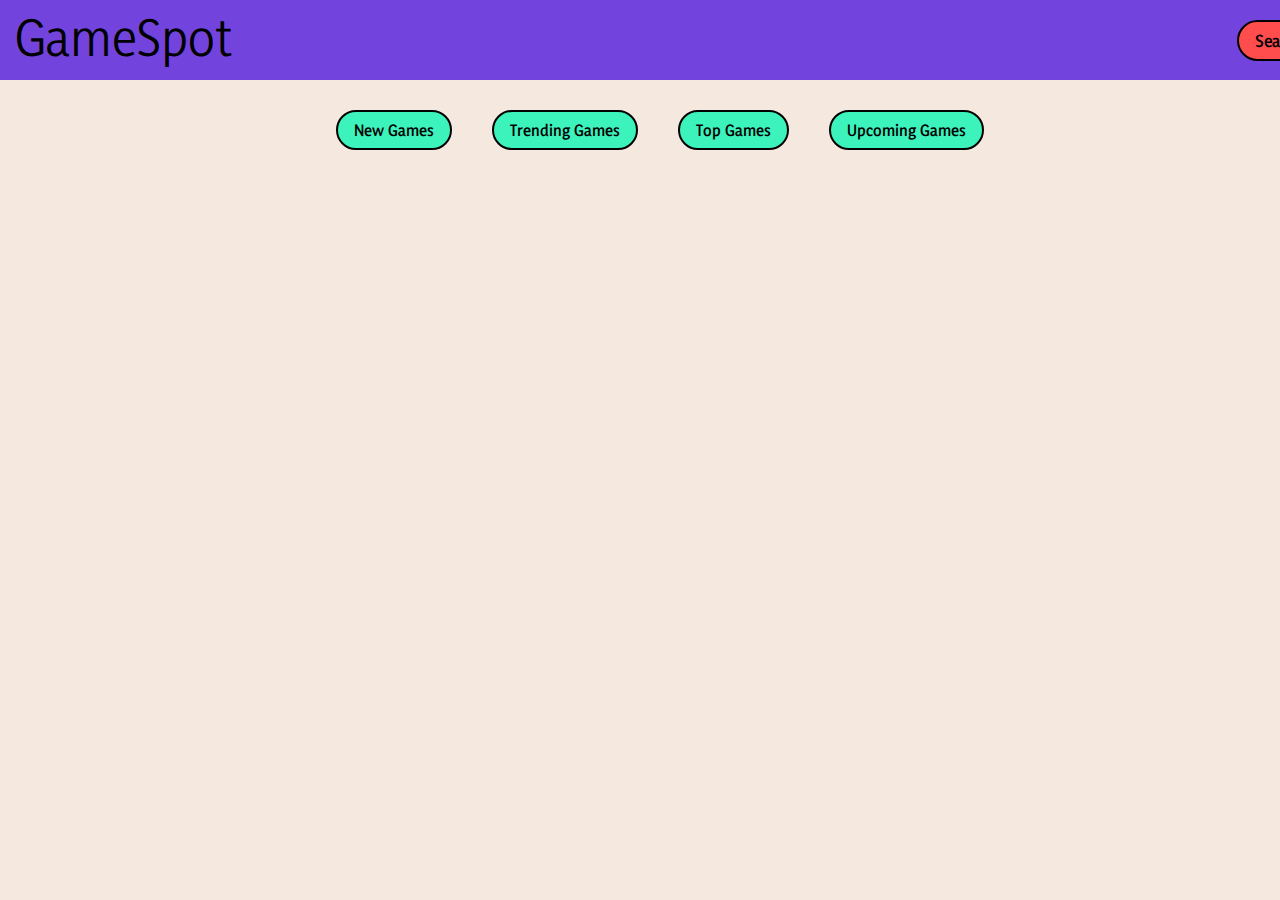
<file: GameSpot/index.html>
<!DOCTYPE html>
<html lang="en">
<head>
    <meta charset="UTF-8">
    <meta http-equiv="X-UA-Compatible" content="IE=edge">
    <meta name="viewport" content="width=device-width, initial-scale=1.0">
    <title>Games App</title>
    <link href="https://fonts.googleapis.com/css2?family=Yaldevi:wght@300&display=swap" rel="stylesheet">
    <link rel="stylesheet" href="style.css">
</head>
<body>
    <header> 
        <span id="title">GameSpot</span>
        <form id="form">
            <input type="text" id="search" class="search" placeholder="Search">
        </form>
    </header>
    <div class="app">
        <div class="game-container">
            <div class="category">
                <button class="btn selected" data-name="new-games">New Games</button>
                <button class="btn selected" data-name="trending-games">Trending Games</button>
                <button class="btn" data-name="top-games">Top Games</button>
                <button class="btn" data-name="upcoming-games">Upcoming Games</button>
            </div>
        </div>
    </div>
    <div class="games"></div>
</body>
<script src="index.js"></script>
</html>
</file>
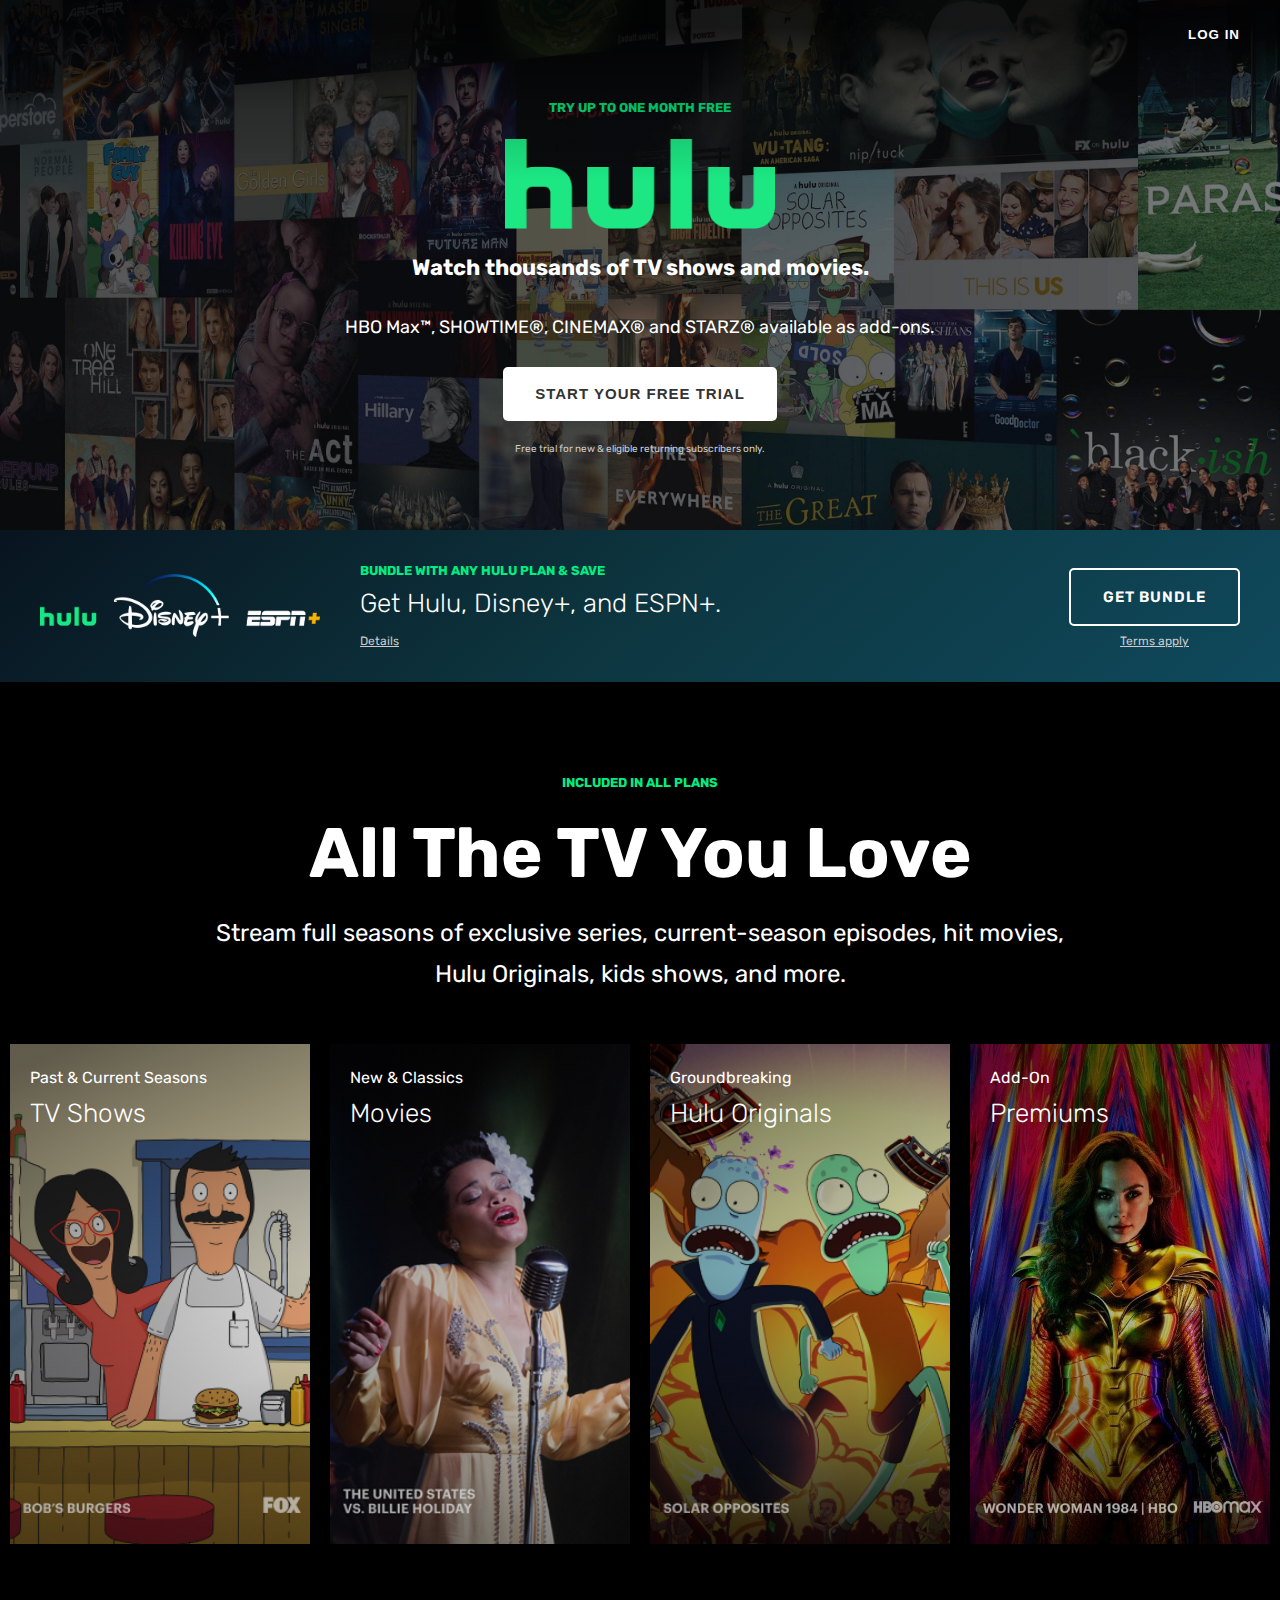
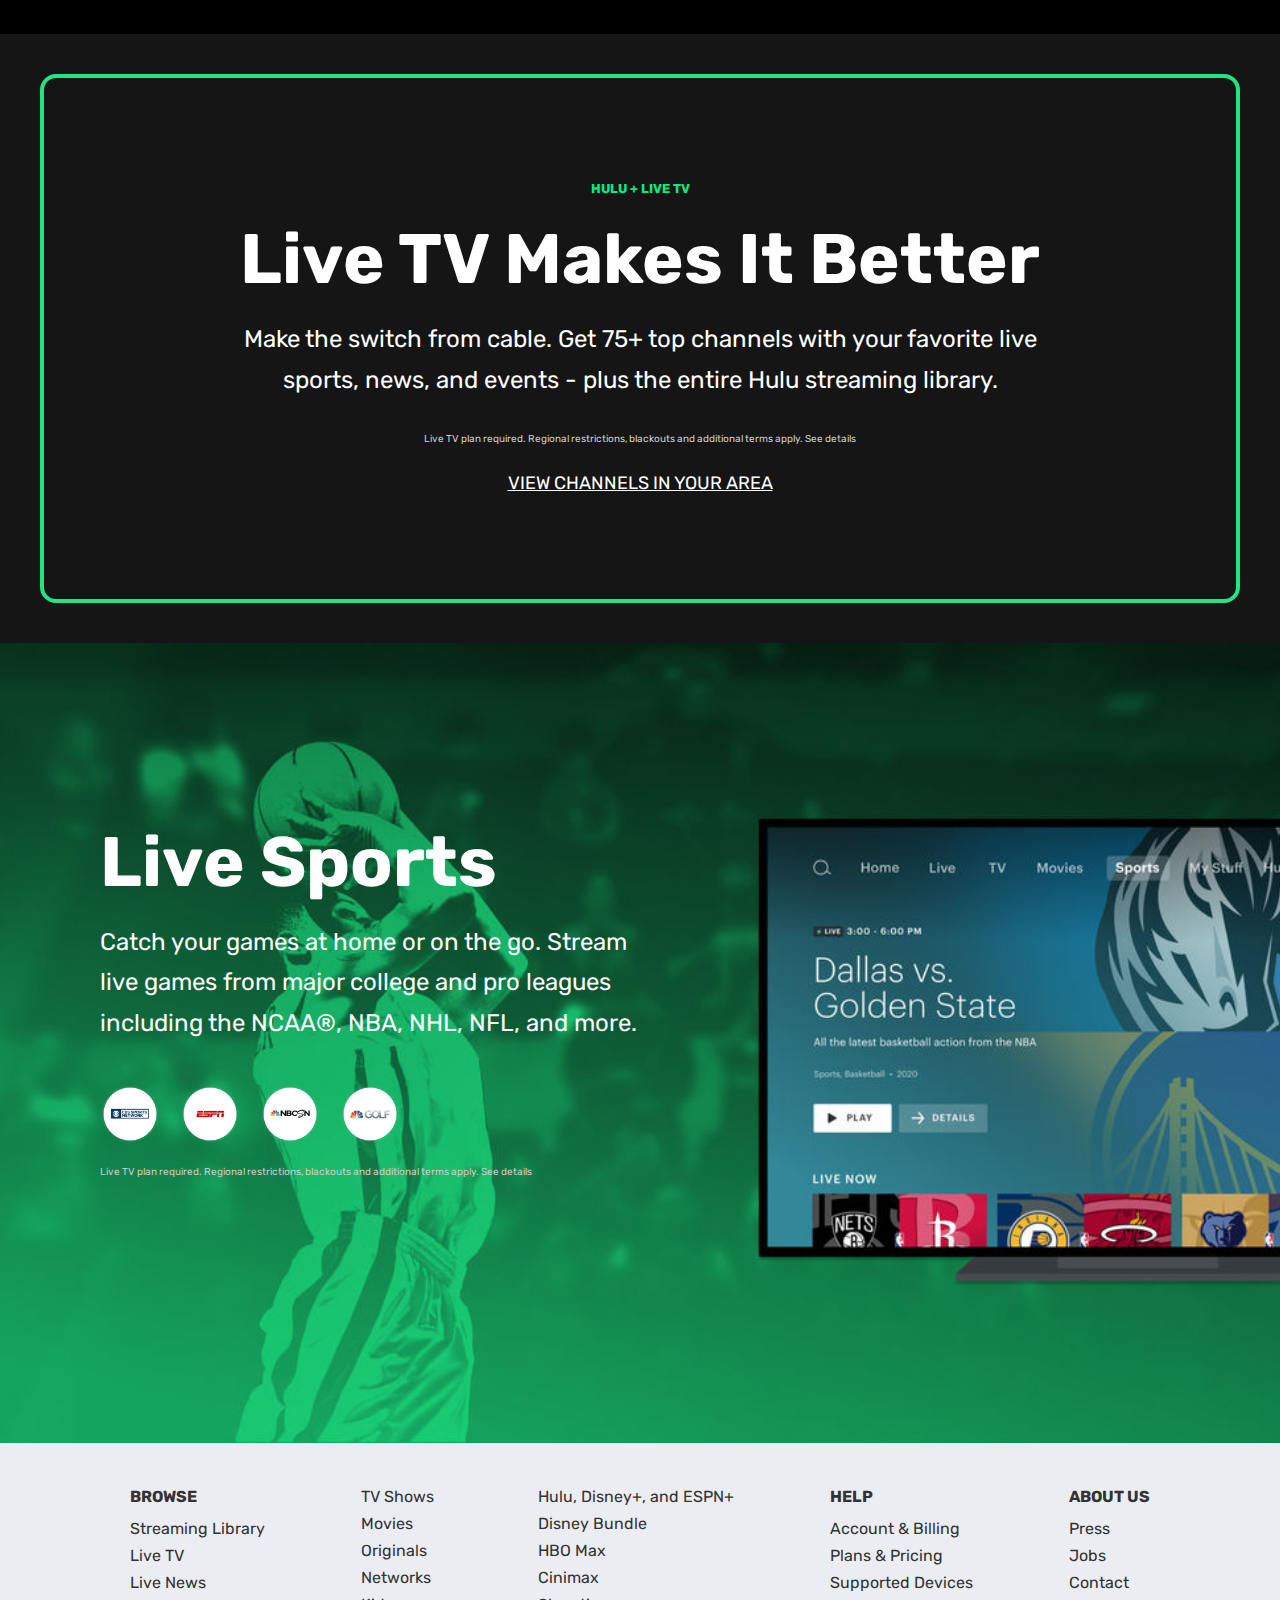
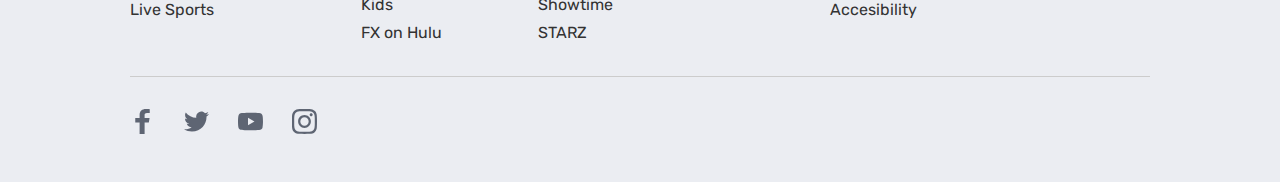
<file: Hulu/index.html>
<!DOCTYPE html>
<html lang="en">
  <head>
    <meta charset="UTF-8" />
    <meta http-equiv="X-UA-Compatible" content="IE=edge" />
    <meta name="viewport" content="width=device-width, initial-scale=1.0" />
    <link rel="stylesheet" href="css/style.css" />
    <title>Stream TV and Movies Live and Online | Hulu</title>
  </head>
  <body>
    <header class="header">
      <nav>
        <ul>
          <li>
            <button class="login-btn">Log In</button>
          </li>
        </ul>
      </nav>

      <div class="header-content">
        <h4>Try up to one month free</h4>
        <img src="img/logo.png" alt="Hulu" class="logo" />
        <div class="header-text-1">Watch thousands of TV shows and movies.</div>
        <div class="header-text-2">
          HBO Max™, SHOWTIME®, CINEMAX® and STARZ® available as add-ons.
        </div>
        <button class="btn btn-cta">Start Your Free Trial</button>
        <div class="legal-text">
          Free trial for new & eligible returning subscribers only.
        </div>
      </div>
    </header>

    <section class="sub-header">
      <img src="img/logos.png" alt="" />
      <div>
        <h4>Bundle with any Hulu plan & save</h4>
        <h3>Get Hulu, Disney+, and ESPN+.</h3>
        <a href="#" class="sub-link">Details</a>
      </div>
      <div>
        <a href="#" class="btn btn-outline">Get Bundle</a>
        <a href="#" class="sub-link">Terms apply</a>
      </div>
    </section>

    <section class="categories">
      <h4>Included in all plans</h4>
      <div class="text-xl">All The TV You Love</div>
      <div class="sub-text">
        Stream full seasons of exclusive series, current-season episodes, hit
        movies, Hulu Originals, kids shows, and more.
      </div>

      <div class="covers">
        <div class="cover-1">
          <div class="cover-grad"></div>
          <div class="cover-text">
            <div class="sub-title">Past & Current Seasons</div>
            <h3>TV Shows</h3>
          </div>
        </div>
        <div class="cover-2">
          <div class="cover-grad"></div>
          <div class="cover-text">
            <div class="sub-title">New & Classics</div>
            <h3>Movies</h3>
          </div>
        </div>
        <div class="cover-3">
          <div class="cover-grad"></div>
          <div class="cover-text">
            <div class="sub-title">Groundbreaking</div>
            <h3>Hulu Originals</h3>
          </div>
        </div>
        <div class="cover-4">
          <div class="cover-grad"></div>
          <div class="cover-text">
            <div class="sub-title">Add-On</div>
            <h3>Premiums</h3>
          </div>
        </div>
      </div>
    </section>

    <section class="live">
      <div class="live-border">
        <h4>Hulu + Live TV</h4>
        <div class="text-xl">Live TV Makes It Better</div>
        <div class="sub-text">
          Make the switch from cable. Get 75+ top channels with your favorite
          live sports, news, and events - plus the entire Hulu streaming
          library.
        </div>
        <div class="legal-text">
          Live TV plan required. Regional restrictions, blackouts and additional
          terms apply. See details
        </div>
        <a href="#">View Channels in Your Area</a>
      </div>
    </section>

    <section class="live-sports">
      <div class="live-sports-content">
        <div class="text-xl">Live Sports</div>
        <div class="sub-text">
          Catch your games at home or on the go. Stream live games from major
          college and pro leagues including the NCAA®, NBA, NHL, NFL, and more.
        </div>

        <div class="live-sports-logos">
          <div>
            <img src="img/live-sports-logo-1.png" alt="" />
          </div>
          <div>
            <img src="img/live-sports-logo-2.png" alt="" />
          </div>
          <div>
            <img src="img/live-sports-logo-3.svg" alt="" />
          </div>
          <div>
            <img src="img/live-sports-logo-4.png" alt="" />
          </div>
        </div>

        <div class="legal-text">
          Live TV plan required. Regional restrictions, blackouts and additional
          terms apply. See details
        </div>
      </div>
    </section>

    <footer class="footer">
      <div class="footer-container">
        <div class="footer-lists">
          <ul>
            <li class="list-head">BROWSE</li>
            <li><a href="#">Streaming Library</a></li>
            <li><a href="#">Live TV</a></li>
            <li><a href="#">Live News</a></li>
            <li><a href="#">Live Sports</a></li>
          </ul>
          <ul>
            <li><a href="#">TV Shows</a></li>
            <li><a href="#">Movies</a></li>
            <li><a href="#">Originals</a></li>
            <li><a href="#">Networks</a></li>
            <li><a href="#">Kids</a></li>
            <li><a href="#">FX on Hulu</a></li>
          </ul>
          <ul>
            <li><a href="#">Hulu, Disney+, and ESPN+</a></li>
            <li><a href="#">Disney Bundle</a></li>
            <li><a href="#">HBO Max</a></li>
            <li><a href="#">Cinimax</a></li>
            <li><a href="#">Showtime</a></li>
            <li><a href="#">STARZ</a></li>
          </ul>
          <ul>
            <li class="list-head">HELP</li>
            <li><a href="#">Account & Billing</a></li>
            <li><a href="#">Plans & Pricing</a></li>
            <li><a href="#">Supported Devices</a></li>
            <li><a href="#">Accesibility</a></li>
          </ul>
          <ul>
            <li class="list-head">ABOUT US</li>
            <li><a href="#">Press</a></li>
            <li><a href="#">Jobs</a></li>
            <li><a href="#">Contact</a></li>
          </ul>
        </div>
        <div class="divider"></div>

        <div class="social-icons">
          <a href="#"><img src="img/facebook.svg" alt="" /></a>
          <a href="#"><img src="img/twitter.svg" alt="" /></a>
          <a href="#"><img src="img/youtube.svg" alt="" /></a>
          <a href="#"><img src="img/instagram.svg" alt="" /></a>
        </div>
      </div>
    </footer>

    <div class="modal">
      <div class="modal-box">
        <div class="modal-body">
          <h3>Log In</h3>
          <form>
            <div class="form-control">
              <label for="email">Email</label>
              <input type="email" id="email" />
            </div>
            <div class="form-control">
              <label for="password">Password</label>
              <input type="password" id="password" />
            </div>
            <p><a href="#">Forgot your email or password</a></p>
            <button class="btn btn-dark">Log In</button>
          </form>
        </div>
        <div class="modal-footer">
          <p>Don't have an account? <a href="#">Start your free trial</a></p>
        </div>
        <img class="close" src="img/close.svg" alt="close" />
      </div>
    </div>

    <script src="js/main.js"></script>
  </body>
</html>
</file>
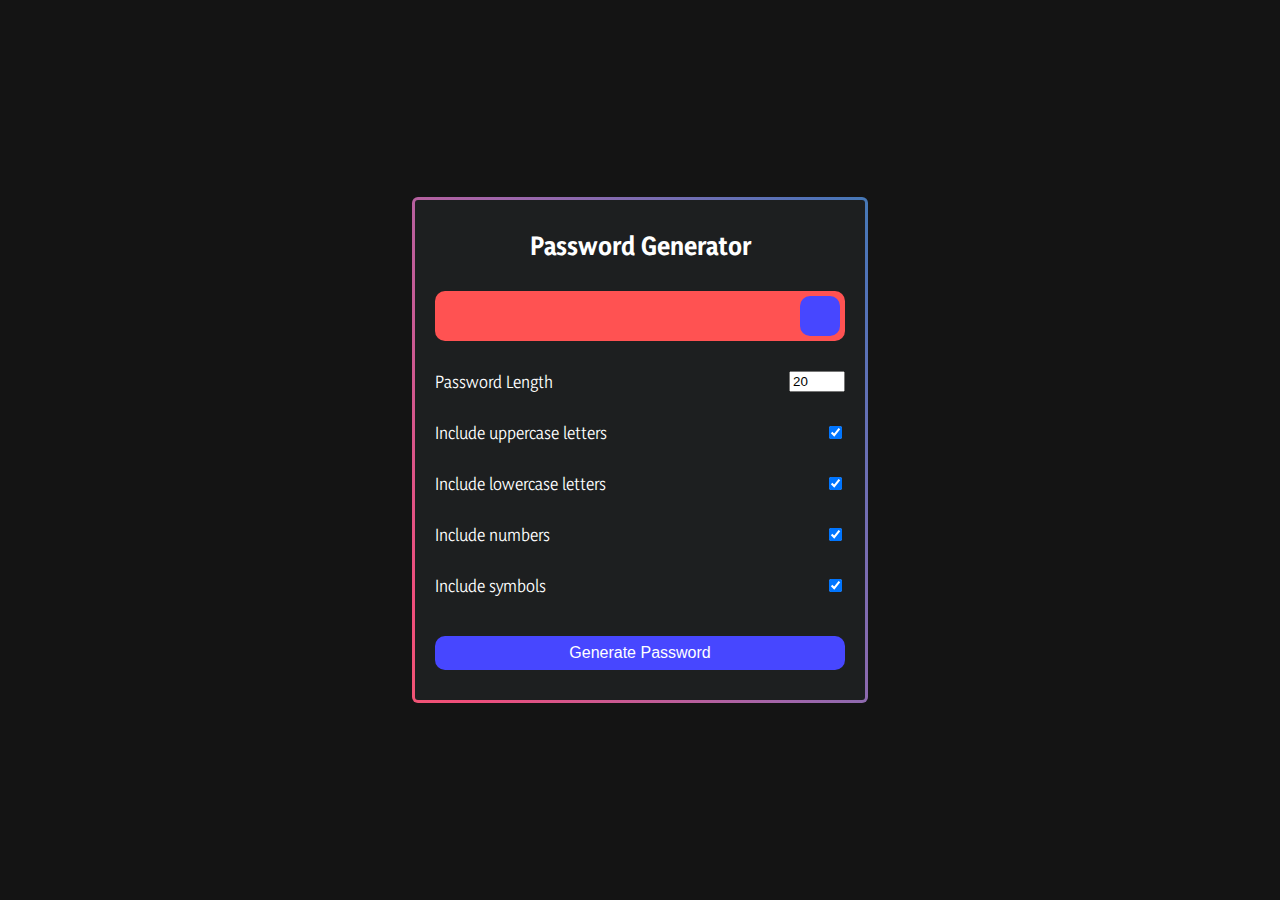
<file: PassWord/index.html>
<!DOCTYPE html>
<html lang="en">

<head>
    <meta charset="UTF-8">
    <meta http-equiv="X-UA-Compatible" content="IE=edge">
    <meta name="viewport" content="width=device-width, initial-scale=1.0">
    <link rel="stylesheet" href="https://cdnjs.cloudflare.com/ajax/libs/font-awesome/5.14.0/css/all.min.css"
        integrity="sha512-1PKOgIY59xJ8Co8+NE6FZ+LOAZKjy+KY8iq0G4B3CyeY6wYHN3yt9PW0XpSriVlkMXe40PTKnXrLnZ9+fkDaog=="
        crossorigin="anonymous" />
    <link rel="stylesheet" href="style.css" />
    <title>PassWord Generator</title>
</head>

<body>
    <div class="container">
        <h2>Password Generator</h2>
        <div class="result-container">
            <span id="result"></span>
            <button class="btn" id="clipboard">
                <i class="far fa-clipboard"></i>
            </button>
        </div>
        <div class="settings">
            <div class="setting">
                <label>Password Length</label>
                <input type="number" id="length" min="4" max="20" value="20" style="outline: none;">
            </div>
            <div class="setting">
                <label>Include uppercase letters</label>
                <input type="checkbox" id="uppercase" checked>
            </div>
            <div class="setting">
                <label>Include lowercase letters</label>
                <input type="checkbox" id="lowercase" checked>
            </div>
            <div class="setting">
                <label>Include numbers</label>
                <input type="checkbox" id="numbers" checked>
            </div>
            <div class="setting">
                <label>Include symbols</label>
                <input type="checkbox" id="symbols" checked>
            </div>
        </div>

        <button class="btn btn-large" id="generate">
            Generate Password
        </button>
    </div>
    <script src="script.js"></script>
</body>

</html>
</file>
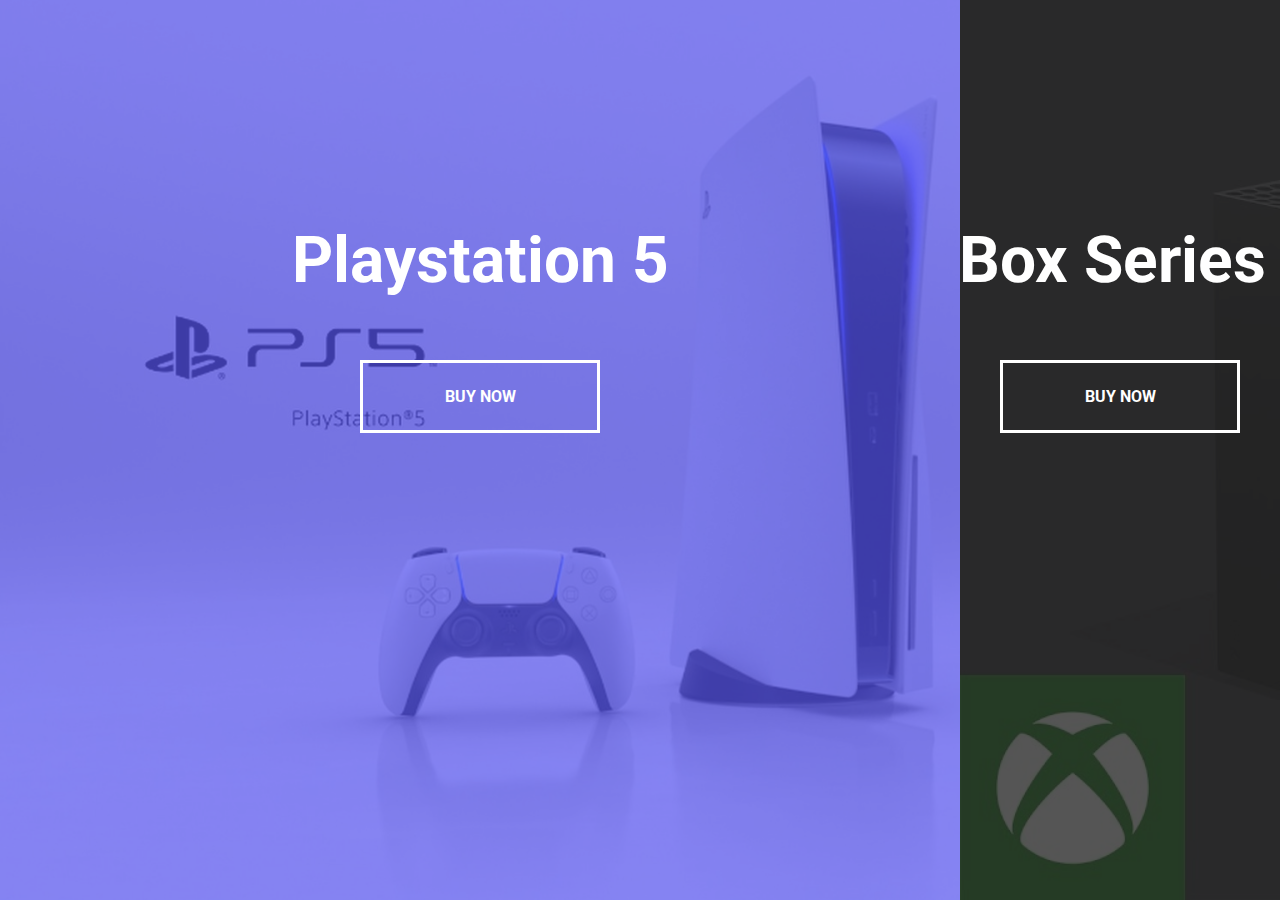
<file: Split Landing Page/index.html>
<!DOCTYPE html>
<html lang="en">

<head>
    <meta charset="UTF-8" />
    <meta name="viewport" content="width=device-width, initial-scale=1.0" />
    <link rel="stylesheet" href="style.css" />
    <title>Split Landing Page
    </title>
</head>

<body>
    <div class="container">
        <div class="split left">
            <h1>Playstation 5</h1>
            <a href="#" class="btn">Buy Now</a>
        </div>
        <div class="split right">
            <h1>XBox Series X</h1>
            <a href="#" class="btn">Buy Now</a>
        </div>
    </div>

    <script>
        const left = document.querySelector('.left')
        const right = document.querySelector('.right')
        const container = document.querySelector('.container')

        left.addEventListener('mouseenter', () => container.classList.add('hover-left'))
        left.addEventListener('mouseleave', () => container.classList.remove('hover-left'))

        right.addEventListener('mouseenter', () => container.classList.add('hover-right'))
        right.addEventListener('mouseleave', () => container.classList.remove('hover-right'))
    </script>
</body>

</html>
</file>
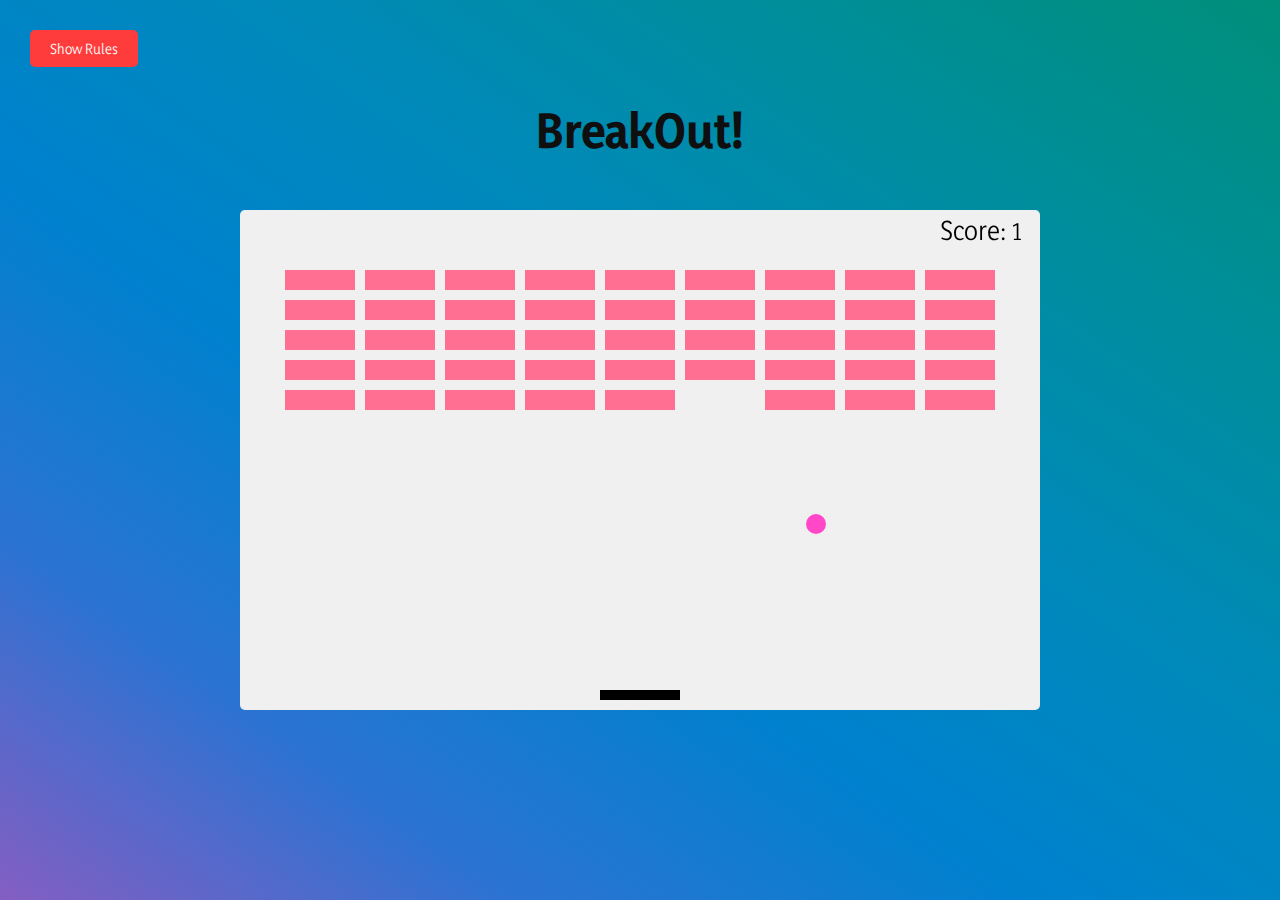
<file: Projects/BreakOutGame/index.html>
<!DOCTYPE html>
<html lang="en">
<head>
    <meta charset="UTF-8">
    <meta http-equiv="X-UA-Compatible" content="IE=edge">
    <meta name="viewport" content="width=device-width, initial-scale=1.0">
    <title>BreakOut Game !!!</title>
    <link href="https://fonts.googleapis.com/css2?family=Yaldevi:wght@300&display=swap" rel="stylesheet">
    <link rel="stylesheet" href="style.css">
</head>
<body>
    <div class="container">
        <h1>BreakOut!</h1>
        <button id="rules-btn" class="btn rules-btn">Show Rules</button>
        <div id="rules" class="rules">
            <h2>How To Play:</h2>
            <p>Use your right and left keys to move the paddle to bounce the ball up and break the blocks. If you miss the ball, your score and the blocks will reset.</p>
            <button id="close-btn" class="btn">Close</button>
        </div>
        <canvas id="canvas" width="800" height="500"></canvas>
    </div>

    <script src="script.js"></script>
</body>
</html>
</file>
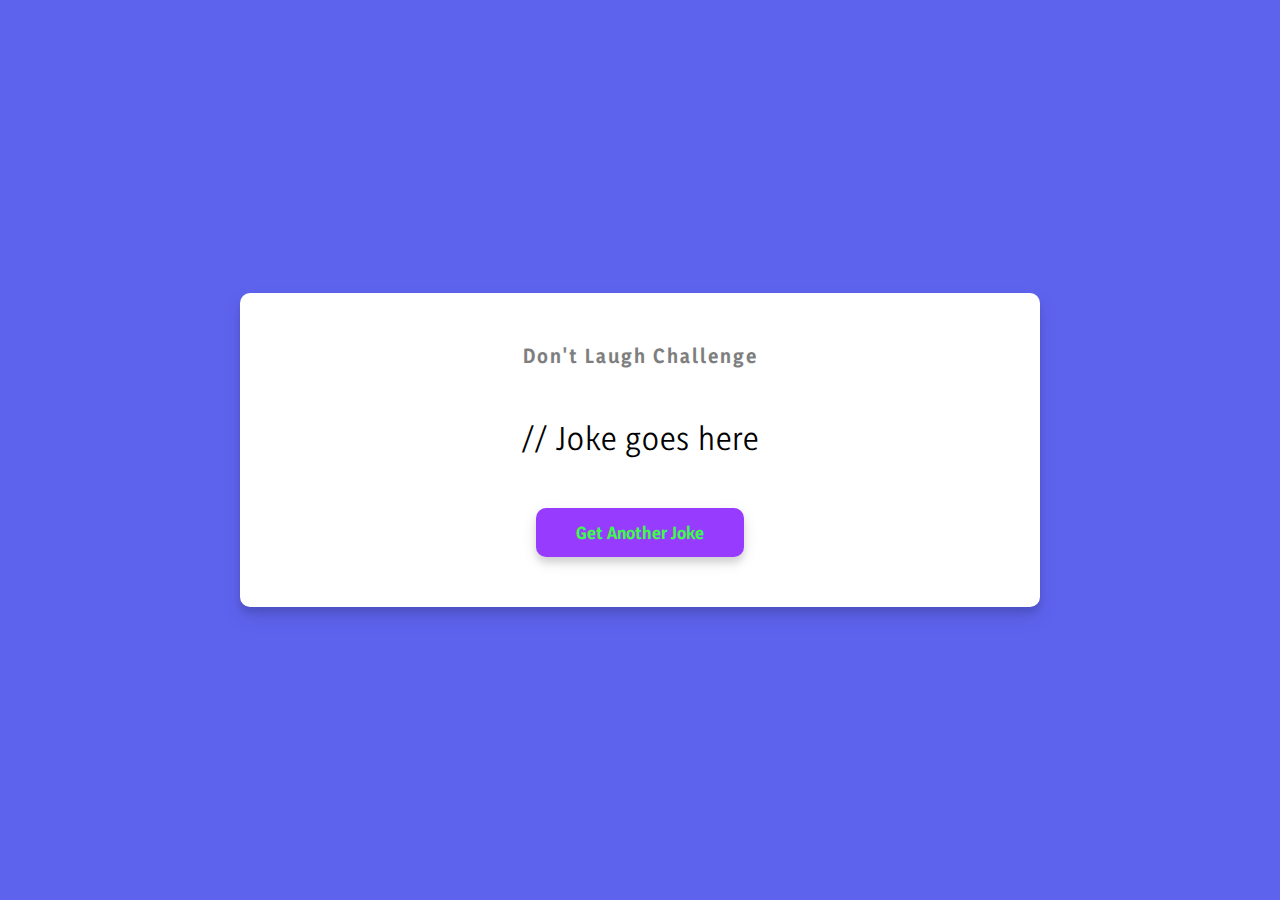
<file: Projects/DadJokes/index.html>
<!DOCTYPE html>
<html lang="en">
<head>
    <meta charset="UTF-8">
    <meta http-equiv="X-UA-Compatible" content="IE=edge">
    <meta name="viewport" content="width=device-width, initial-scale=1.0">
    <link rel="stylesheet" href="style.css">
    <link href="https://fonts.googleapis.com/css2?family=Yaldevi:wght@300&display=swap" rel="stylesheet">
    <title>Dad Jokes</title>
</head>
<body>
    <div class="container">
        <h3>Don't Laugh Challenge</h3>
        <div id="joke" class="joke">// Joke goes here</div>
        <button id="jokeBtn" class="btn">Get Another Joke</button>
    </div>
    <script src="script.js"></script>
</body>
</html>
</file>
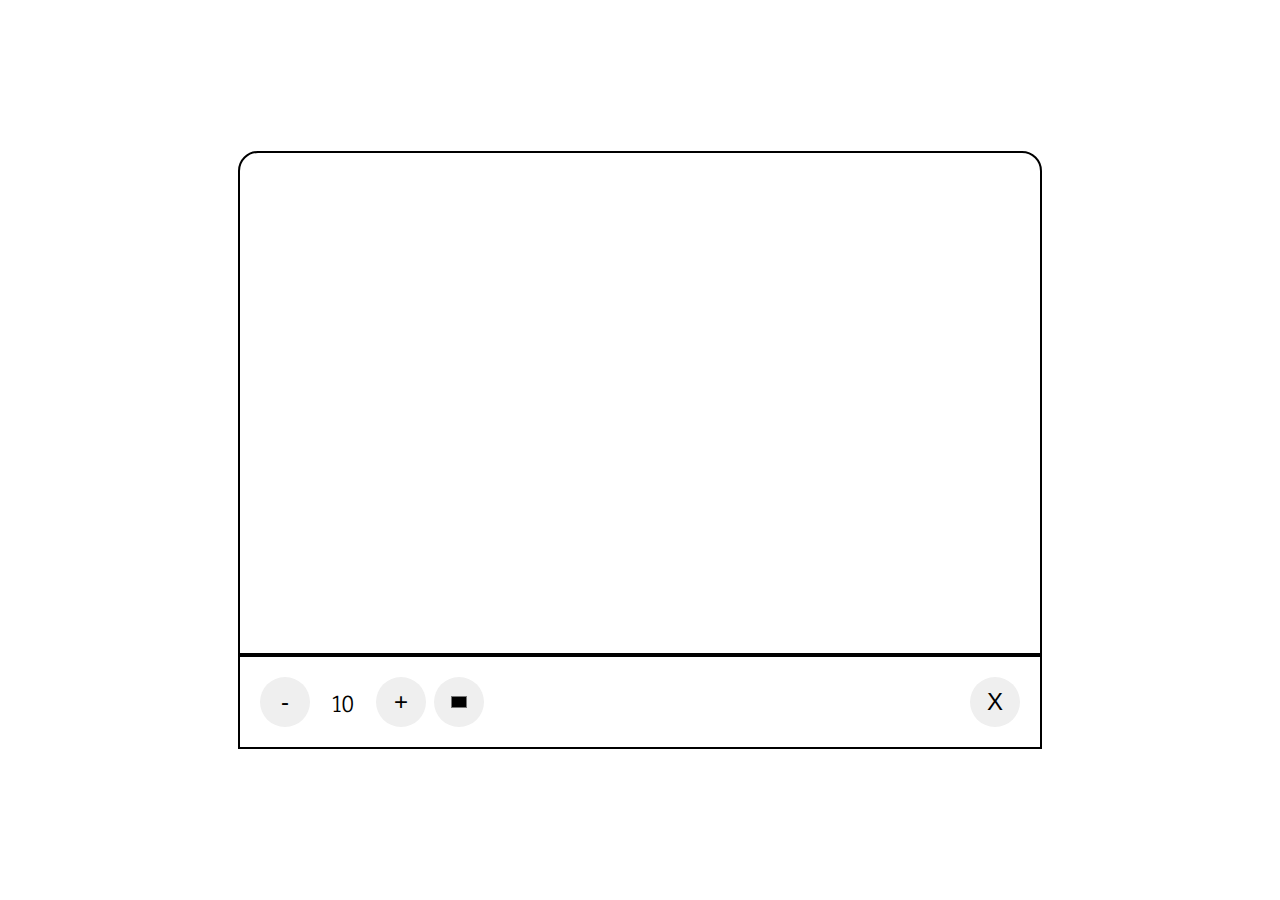
<file: Projects/Drawing App/index.html>
<!DOCTYPE html>
<html lang="en">
<head>
    <meta charset="UTF-8">
    <meta http-equiv="X-UA-Compatible" content="IE=edge">
    <meta name="viewport" content="width=device-width, initial-scale=1.0">
    <link rel="stylesheet" href="style.css">
    <link href="https://fonts.googleapis.com/css2?family=Yaldevi:wght@300&display=swap" rel="stylesheet">
    <title>Draw !!!</title>
</head>
<body>
    <canvas id="canvas" width="800" height="500"></canvas>
    <div class="toolbox">
        <button id="decrease">-</button>
        <span id="size">10</span>
        <button id="increase">+</button>
        <input type="color" id="color">
        <button id="clear">X</button>
    </div>
    
    <script src="script.js"></script>
</body>
</html>
</file>
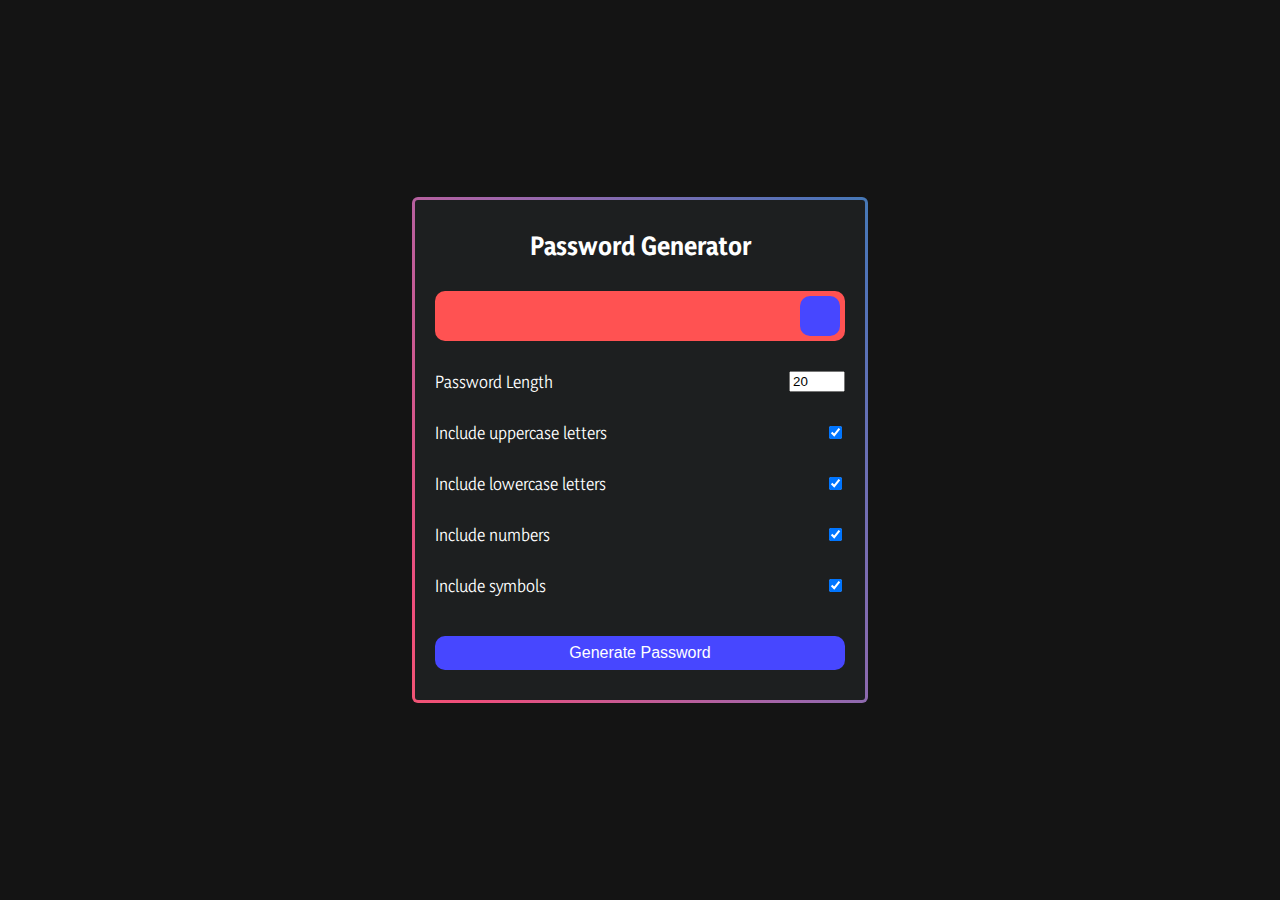
<file: Projects/PassWord/index.html>
<!DOCTYPE html>
<html lang="en">

<head>
    <meta charset="UTF-8">
    <meta http-equiv="X-UA-Compatible" content="IE=edge">
    <meta name="viewport" content="width=device-width, initial-scale=1.0">
    <link rel="stylesheet" href="https://cdnjs.cloudflare.com/ajax/libs/font-awesome/5.14.0/css/all.min.css"
        integrity="sha512-1PKOgIY59xJ8Co8+NE6FZ+LOAZKjy+KY8iq0G4B3CyeY6wYHN3yt9PW0XpSriVlkMXe40PTKnXrLnZ9+fkDaog=="
        crossorigin="anonymous" />
    <link rel="stylesheet" href="style.css" />
    <title>PassWord Generator</title>
</head>

<body>
    <div class="container">
        <h2>Password Generator</h2>
        <div class="result-container">
            <span id="result"></span>
            <button class="btn" id="clipboard">
                <i class="far fa-clipboard"></i>
            </button>
        </div>
        <div class="settings">
            <div class="setting">
                <label>Password Length</label>
                <input type="number" id="length" min="4" max="20" value="20" style="outline: none;">
            </div>
            <div class="setting">
                <label>Include uppercase letters</label>
                <input type="checkbox" id="uppercase" checked>
            </div>
            <div class="setting">
                <label>Include lowercase letters</label>
                <input type="checkbox" id="lowercase" checked>
            </div>
            <div class="setting">
                <label>Include numbers</label>
                <input type="checkbox" id="numbers" checked>
            </div>
            <div class="setting">
                <label>Include symbols</label>
                <input type="checkbox" id="symbols" checked>
            </div>
        </div>

        <button class="btn btn-large" id="generate">
            Generate Password
        </button>
    </div>
    <script src="script.js"></script>
</body>

</html>
</file>
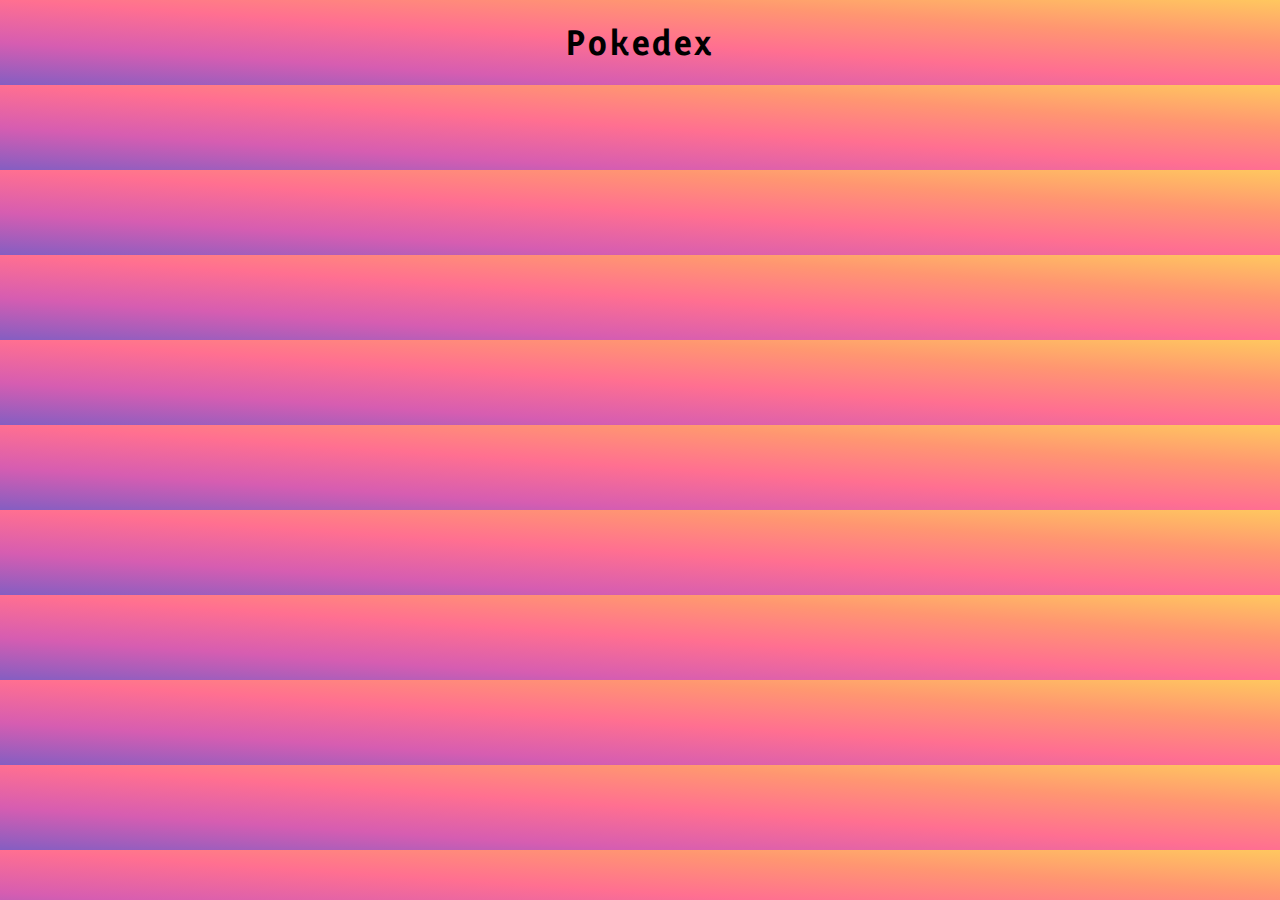
<file: Projects/Pokedex/index.html>
<!DOCTYPE html>
<html lang="en">
<head>
    <meta charset="UTF-8">
    <meta http-equiv="X-UA-Compatible" content="IE=edge">
    <meta name="viewport" content="width=device-width, initial-scale=1.0">
    <link href="https://fonts.googleapis.com/css2?family=Yaldevi:wght@300&display=swap" rel="stylesheet">
    <link rel="stylesheet" href="style.css">
    <title>Pokedex</title>
</head>
<body>
    <h1>Pokedex</h1>
    <div class="poke-container" id="poke-container"></div>
    <script src="script.js"></script>
</body>
</html>
</file>
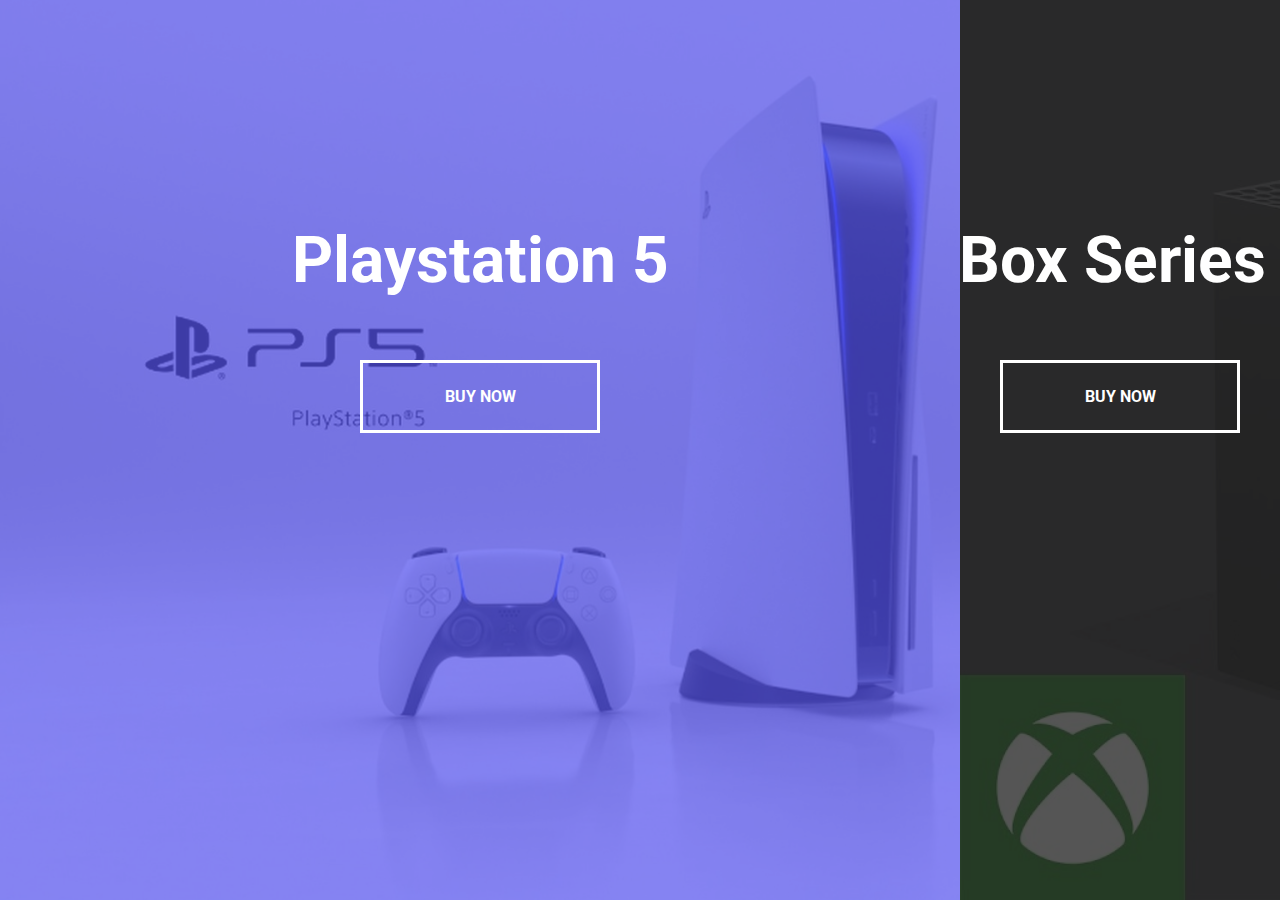
<file: Projects/Split Landing Page/index.html>
<!DOCTYPE html>
<html lang="en">
  <head>
    <meta charset="UTF-8" />
    <meta name="viewport" content="width=device-width, initial-scale=1.0" />
    <link rel="stylesheet" href="style.css" />
    <title>Split Landing Page
    </title>
  </head>
  <body>
    <div class="container">
      <div class="split left">
        <h1>Playstation 5</h1>
        <a href="#" class="btn">Buy Now</a>
      </div>
      <div class="split right">
        <h1>XBox Series X</h1>
        <a href="#" class="btn">Buy Now</a>
      </div>
    </div>

    <script src="script.js"></script>
  </body>
</html>
</file>
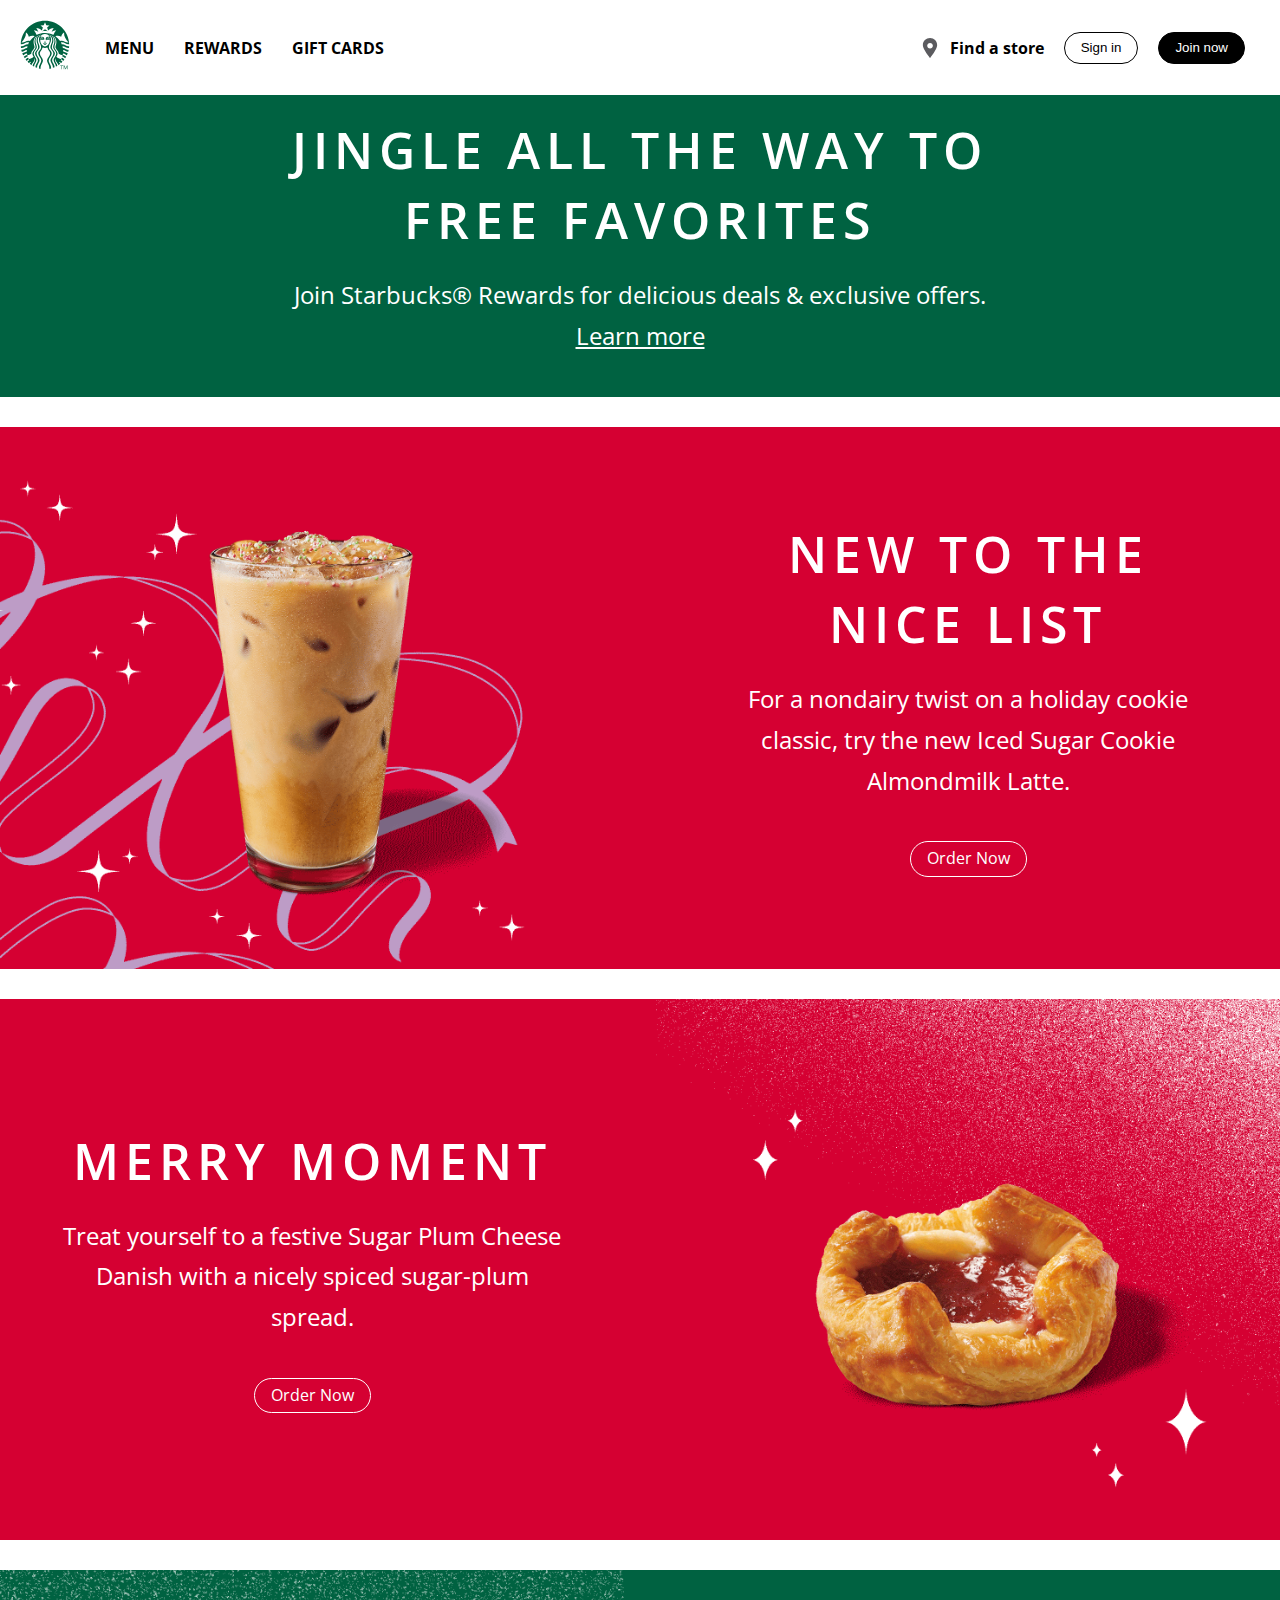
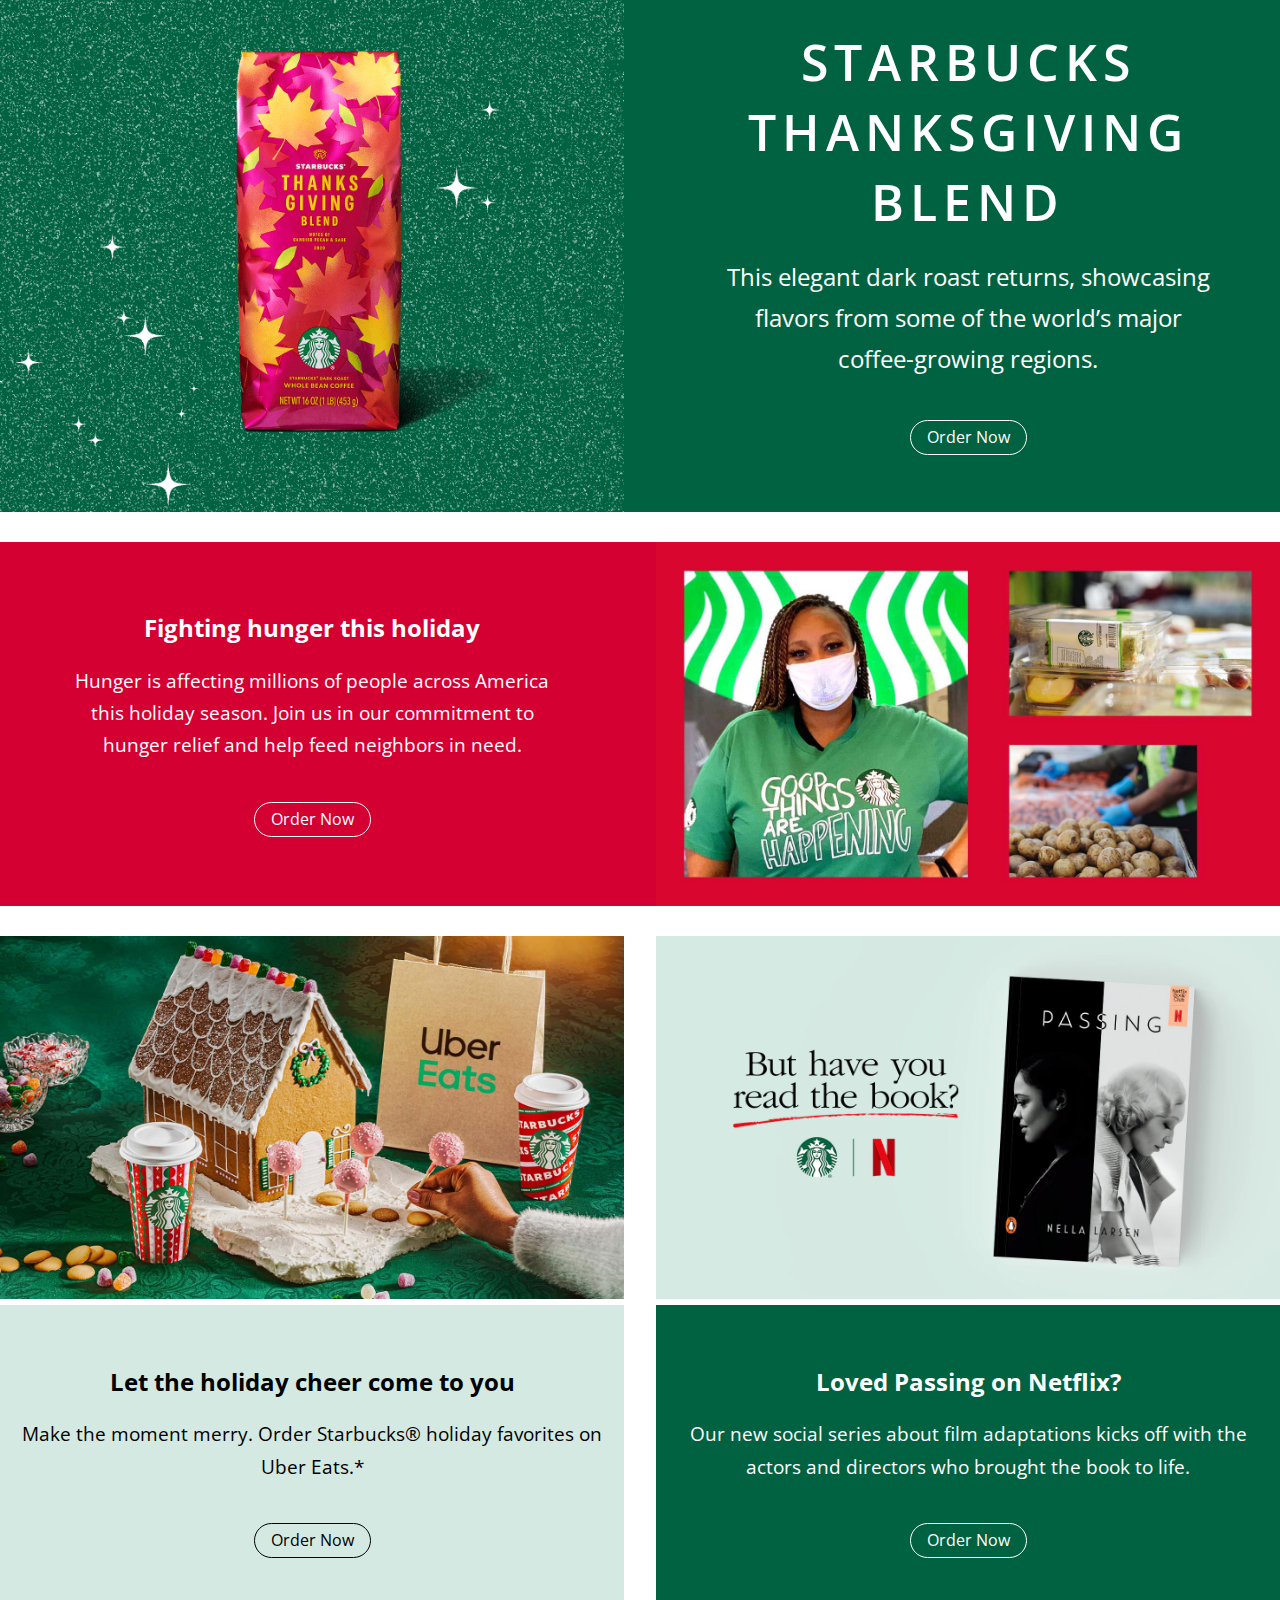
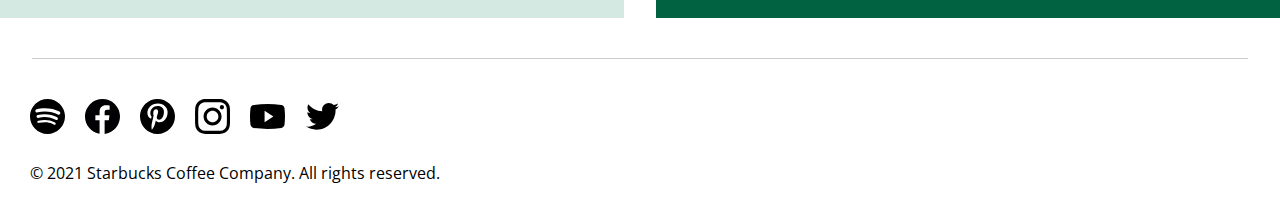
<file: Projects/StarBucks Homepage/index.html>
<!DOCTYPE html>
<html lang="en">

<head>
    <meta charset="UTF-8" />
    <meta http-equiv="X-UA-Compatible" content="IE=edge" />
    <meta name="viewport" content="width=device-width, initial-scale=1.0" />
    <link rel="stylesheet" href="style.css" />
    <title>Starbucks Coffee Company</title>
</head>

<body>
    <nav class="navbar">
        <div class="navbar-container">
            <div class="navbar-brand">
                <a href="index.html">
                    <img src="img/logo.svg" alt="Starbucks" />
                </a>
            </div>

            <ul class="navbar-nav-left">
                <li>
                    <a href="#">Menu</a>
                </li>
                <li>
                    <a href="#">Rewards</a>
                </li>
                <li>
                    <a href="#">Gift Cards</a>
                </li>
            </ul>

            <ul class="navbar-nav-right">
                <li>
                    <a href="#">
                        <img src="img/marker.svg" alt="" />
                        <span>Find a store</span>
                    </a>
                </li>
                <li><button class="btn btn-dark-outline">Sign in</button></li>
                <li><button class="btn btn-dark">Join now</button></li>
            </ul>

            <!-- Hamburger Menu -->
            <button type="button" class="hamburger" id="menu-btn">
                <span class="hamburger-top"></span>
                <span class="hamburger-middle"></span>
                <span class="hamburger-bottom"></span>
            </button>
        </div>
    </nav>

    <!-- Mobile Menu -->
    <div class="mobile-menu hidden" id="menu">
        <ul>
            <li>
                <a href="#">Menu</a>
            </li>
            <li>
                <a href="#">Rewards</a>
            </li>
            <li>
                <a href="#">Gift Cards</a>
            </li>
        </ul>

        <div class="mobile-menu-bottom">
            <button class="btn btn-dark-outline">Sign in</button>
            <button class="btn btn-dark">Join now</button>
            <div>
                <a href="#">
                    <img src="img/marker.svg" alt="" />
                    <span>Find a store</span>
                </a>
            </div>
        </div>
    </div>

    <!-- Box A -->
    <section class="box box-a bg-primary text-center py-md">
        <div class="box-inner">
            <h2 class="text-xl">Jingle all the way to free favorites</h2>
            <p class="text-md">
                Join Starbucks® Rewards for delicious deals & exclusive offers.
                <a href="#">Learn more</a>
            </p>
        </div>
    </section>

    <!-- Box B -->
    <section class="box box-b bg-secondary grid-col-2">
        <img src="img/box-b.png" alt="" />
        <div class="box-text">
            <h2 class="text-xl">New to the nice list</h2>
            <p class="text-md">
                For a nondairy twist on a holiday cookie classic, try the new Iced
                Sugar Cookie Almondmilk Latte.
            </p>
            <a href="#" class="btn btn-light-outline">Order Now</a>
        </div>
    </section>

    <!-- Box C -->
    <section class="box box-c bg-secondary grid-col-2 grid-reversed">
        <img src="img/box-c.png" alt="" />
        <div class="box-text">
            <h2 class="text-xl">Merry moment</h2>
            <p class="text-md">
                Treat yourself to a festive Sugar Plum Cheese Danish with a nicely
                spiced sugar-plum spread.
            </p>
            <a href="#" class="btn btn-light-outline">Order Now</a>
        </div>
    </section>

    <!-- Box D -->
    <section class="box box-d bg-primary grid-col-2">
        <img src="img/box-d.png" alt="" />
        <div class="box-text">
            <h2 class="text-xl">Starbucks Thanksgiving Blend</h2>
            <p class="text-md">
                This elegant dark roast returns, showcasing flavors from some of the
                world’s major coffee-growing regions.
            </p>
            <a href="#" class="btn btn-light-outline">Order Now</a>
        </div>
    </section>

    <!-- Box E -->
    <section class="box box-e bg-secondary grid-col-2 grid-reversed">
        <img src="img/box-e.jpg" alt="" />
        <div class="box-text">
            <h2 class="text-md">Fighting hunger this holiday</h2>
            <p class="text-sm">
                Hunger is affecting millions of people across America this holiday
                season. Join us in our commitment to hunger relief and help feed
                neighbors in need.
            </p>
            <a href="#" class="btn btn-light-outline">Order Now</a>
        </div>
    </section>

    <!-- Box F -->
    <section class="box box-f grid-col-2">
        <div>
            <img src="img/box-f1.jpg" alt="" />
            <div class="bg-extra py-lg">
                <div class="box-text">
                    <h2 class="text-md">Let the holiday cheer come to you</h2>
                    <p class="text-sm">
                        Make the moment merry. Order Starbucks® holiday favorites on Uber
                        Eats.*
                    </p>
                    <a href="#" class="btn btn-dark-outline">Order Now</a>
                </div>
            </div>
        </div>
        <div>
            <img src="img/box-f2.jpg" alt="" />
            <div class="bg-primary py-lg">
                <div class="box-text">
                    <h2 class="text-md">Loved Passing on Netflix?</h2>
                    <p class="text-sm">
                        Our new social series about film adaptations kicks off with the
                        actors and directors who brought the book to life.
                    </p>
                    <a href="#" class="btn btn-light-outline">Order Now</a>
                </div>
            </div>
        </div>
    </section>

    <div class="divider"></div>

    <footer class="footer">
        <div class="footer-container">
            <div class="social">
                <a href="https://spotify.com">
                    <img src="./img/social-spotify.svg" alt="" />
                </a>
                <a href="https://facebook.com">
                    <img src="./img/social-facebook.svg" alt="" />
                </a>
                <a href="https://pinterest.com">
                    <img src="./img/social-pinterest.svg" alt="" />
                </a>
                <a href="https://instagram.com">
                    <img src="./img/social-instagram.svg" alt="" />
                </a>
                <a href="https://youtube.com">
                    <img src="./img/social-youtube.svg" alt="" />
                </a>
                <a href="https://twitter.com">
                    <img src="./img/social-twitter.svg" alt="" />
                </a>
            </div>
            <p>© 2021 Starbucks Coffee Company. All rights reserved.</p>
        </div>
    </footer>

    <script>
        const btn = document.getElementById('menu-btn')
        const nav = document.getElementById('menu')

        function navToggle() {
            btn.classList.toggle('open')
            nav.classList.toggle('hidden')
            document.body.classList.toggle('no-scroll')
        }

        btn.addEventListener('click', navToggle)
    </script>
</body>

</html>
</file>
<file: GameSpot/style.css>
:root {
    --secondary-color: #161616;
}

* {
    box-sizing: border-box;

}


body {
    font-family: "Yaldevi", sans-serif;
    margin: 0;
    position: relative;
    -webkit-font-smoothing: antialiased;
    background: #f5e8df;
    overflow-y: scroll;
    background-image: linear-gradient(to bottom top,#845EC2, #D65DB1, #ff6f91, #ff9671, #ffc75f);
}

body::-webkit-scrollbar {
    display: none;
}

header {
    display: flex;
    height: 80px;
    background-color: #7244dd;
}

#title {
    padding: 5px;
    margin-left: 10px;
    font-size: 3rem;
    justify-content: flex-start;
}

.search {
    border: 2px solid black;
    border-radius: 50px;
    font-family: inherit;
    font-size: 1rem;
    padding: 0.5rem 1rem;
    background-color: rgb(255, 77, 77);
    margin-top: 20px;
    margin-left: 1000px;
}

.search::placeholder {
    color: #000000;
    font-weight: 600;
}

.search:focus {
    outline: none;
    background-color: #3cf3bc;
}

/* .game-container {
    width: 250px;
    margin: 1rem;
    background-color: var(--secondary-color);
    box-shadow: 0 4px 5px rgba(0, 0, 0, 0.2);
    position: relative;
    overflow: hidden;
    border-radius: 5px;
}
 */
.category {
    position: relative;
    width: 100%;
    display: flex;
    justify-content: center;
    margin-top: 30px;
}

.games {
    display: flex;
    flex-wrap: wrap;
    justify-content: center;
    margin-top: 30px;
}

.game {
    width: 250px;
    margin: 1rem;
    background-color: var(--secondary-color);
    box-shadow: 0 4px 5px rgba(0, 0, 0, 0.2);
    position: relative;
    overflow: hidden;
    border-radius: 5px;
}

.game img {
    width: 100%;
}



h4 {
    font-size: 15px;
    color: #ffd900;
}

.game-info {
    color: #eee;
    /* display: flex; */
    align-items: center;
    justify-content: space-between;
    gap: 0.2rem;
    padding: 0.5rem 1rem 1rem;
    letter-spacing: 0.5px;
}


button {
    border: 2px solid black;
    border-radius: 50px;
    font-family: inherit;
    font-size: 15px;
    padding: 0.5rem 1rem;
    margin-left: 40px;
    font-weight: 600;
    background-color:#3cf3bc;
    cursor: pointer;
}
</file>
<file: Hulu/css/style.css>
@import url('https://fonts.googleapis.com/css2?family=Rubik:wght@300;400;600;700&display=swap');

* {
  box-sizing: border-box;
  margin: 0;
  padding: 0;
}

html,
body {
  font-family: 'Rubik', sans-serif;
  background: #000;
  color: #fff;
  line-height: 1.7;
  overflow-x: hidden;
}

a {
  color: #fff;
  text-decoration: none;
}

a:hover {
  color: #ccc;
}

ul {
  list-style-type: none;
}

img {
  width: 100%;
}

h3 {
  font-size: 26px;
  font-weight: 300;
}

h4 {
  color: #00ed82;
  font-size: 13px;
  text-transform: uppercase;
}

.btn {
  display: inline-block;
  background: #fff;
  color: #333;
  min-width: 135px;
  padding: 20px 32px;
  font-size: 15px;
  font-weight: 600;
  line-height: 14px;
  border: none;
  border-radius: 5px;
  letter-spacing: 1px;
  cursor: pointer;
  text-transform: uppercase;
}

.btn-cta:hover {
  opacity: 0.8;
}

.btn-outline {
  background: none;
  color: #fff;
  border: 2px solid #fff;
}

.btn-outline:hover {
  color: #fff;
  border-color: #ccc;
}

.btn-dark {
  background: #000;
  color: #fff;
}

.legal-text {
  font-size: 10px;
  color: #ccc;
  margin-top: 20px;
}

.sub-link {
  display: block;
  color: #ccc;
  font-size: 12px;
  margin-top: 5px;
  text-decoration: underline;
}

.text-xl {
  font-size: 70px;
  font-weight: bold;
}

.sub-text {
  max-width: 850px;
  margin-bottom: 10px;
  font-size: 24px;
}

/* Header */
.header {
  height: 530px;
  background: url(../img/header.jpg) no-repeat center center / cover;
}

.header nav {
  display: flex;
  justify-content: flex-end;
  padding: 20px 40px;
  z-index: 2;
  position: relative;
}

.header nav .login-btn {
  cursor: pointer;
  background: none;
  border: none;
  color: #fff;
  font-weight: bold;
  text-transform: uppercase;
  letter-spacing: 1px;
}

.header .logo {
  width: 270px;
  margin: 20px 0;
}

.header .header-content {
  display: flex;
  flex-direction: column;
  justify-content: flex-start;
  align-items: center;
  margin-top: 30px;
}

.header .header-text-1 {
  font-size: 22px;
  font-weight: bold;
}

.header .header-text-2 {
  font-size: 18px;
  margin: 25px 0;
}

.header::after {
  content: '';
  position: absolute;
  top: 0;
  left: 0;
  width: 100%;
  height: 180px;
  z-index: 1;
  background: linear-gradient(
    180deg,
    rgba(0, 0, 0, 0.76) 15.54%,
    rgba(0, 0, 0, 0.192) 60.23%,
    rgba(0, 0, 0, 8e-5) 100%
  );
}

/* Sub Header */
.sub-header {
  display: grid;
  grid-template-columns: 2fr 4fr 2fr;
  gap: 40px;
  align-items: center;
  padding: 30px 40px;
  background: linear-gradient(
    318.68deg,
    #0f495c 0%,
    #0d3640 49.72%,
    #08141f 100%
  );
}

.sub-header > div:last-of-type {
  justify-self: end;
  align-self: end;
}

.sub-header > div:last-of-type .sub-link {
  text-align: center;
}

/* Categories */
.categories {
  display: flex;
  flex-direction: column;
  align-items: center;
  justify-content: center;
  text-align: center;
  padding: 90px 40px;
}

.categories .covers {
  display: grid;
  grid-template-columns: repeat(4, 1fr);
  gap: 20px;
  margin-top: 40px;
}

.categories .covers > div {
  height: 500px;
  width: 300px;
  position: relative;
}

.categories .cover-grad {
  position: absolute;
  top: 0;
  left: 0;
  width: 100%;
  height: 100%;
  background: linear-gradient(
      156.82deg,
      rgba(0, 0, 0, 0.6) 4.58%,
      rgba(0, 0, 0, 0) 69.61%
    ),
    linear-gradient(24.5deg, rgba(0, 0, 0, 0.2) 4.71%, rgba(0, 0, 0, 0) 71.49%);
}

.categories .cover-text {
  position: absolute;
  top: 20px;
  left: 20px;
  text-align: left;
}

.categories .cover-1 {
  background: url('../img/cover-1.jpg') no-repeat center center / cover;
}
.categories .cover-2 {
  background: url('../img/cover-2.jpg') no-repeat center center / cover;
}
.categories .cover-3 {
  background: url('../img/cover-3.jpg') no-repeat center center / cover;
}
.categories .cover-4 {
  background: url('../img/cover-4.jpg') no-repeat center center / cover;
}

/* Live */
.live {
  background: #151516;
  padding: 40px;
}

.live-border {
  border: 4px solid #1ce783;
  border-radius: 16px;
  padding: 100px;
  display: flex;
  flex-direction: column;
  align-items: center;
  justify-content: center;
  text-align: center;
}

.live a {
  text-transform: uppercase;
  font-size: 18px;
  margin-top: 20px;
  text-decoration: underline;
}

/* Live Sports */
.live-sports {
  background: url('../img/live-sports.jpg') no-repeat center center / cover;
  height: 800px;
  position: relative;
}

.live-sports-content {
  position: absolute;
  top: 160px;
  left: 100px;
  max-width: 550px;
}

.live-sports-logos {
  width: 300px;
  margin-top: 40px;
  display: flex;
  align-items: center;
  justify-content: space-between;
}

.live-sports-logos > div {
  background: url('../img/network-logo-bg.png') no-repeat center center / cover;
  height: 60px;
  width: 60px;
  display: flex;
  justify-content: center;
  align-items: center;
}

.live-sports-logos img {
  width: 40px;
}

/* Footer */
.footer {
  background: #ebedf2;
  color: #333;
}

.footer a {
  color: #333;
}

.footer-container {
  max-width: 1100px;
  margin: auto;
  padding: 40px;
}

.footer-lists {
  display: flex;
  justify-content: space-between;
}

.footer-lists .list-head {
  text-transform: uppercase;
  font-weight: bold;
  margin-bottom: 5px;
}

.divider {
  width: 100%;
  height: 3px;
  border-top: 1px #ccc solid;
  margin: 30px 0;
}

.social-icons img {
  width: 25px;
  height: 25px;
  margin-right: 25px;
}

/* Modal */
.modal {
  display: none;
  position: fixed;
  top: 0;
  left: 0;
  z-index: 1;
  height: 100%;
  width: 100%;
  background: rgba(0, 0, 0, 0.5);
}

.modal-box {
  margin: 10% auto;
  width: 400px;
  background: #fff;
  color: #333;
  position: relative;
  animation: modalopen 1s;
}

@keyframes modalopen {
  from {
    opacity: 0;
  }

  to {
    opacity: 1;
  }
}

.modal-body {
  padding: 50px;
}

.modal-body h3 {
  font-weight: bold;
}

.modal-body .btn {
  width: 100%;
  margin-top: 30px;
}

.modal .close {
  cursor: pointer;
  height: 23px;
  width: 23px;
  position: absolute;
  top: 20px;
  right: 20px;
}

.modal .modal-footer {
  background: #f7f7f9;
  color: #333;
  padding: 20px 0;
  border-top: #eee 1px solid;
  text-align: center;
}

.modal .modal-footer a {
  color: steelblue;
}

/* Form */
.form-control {
  margin: 20px 0;
}

.form-control label {
  display: block;
  text-transform: uppercase;
}

.form-control input {
  width: 100%;
  border: 2px #ccc solid;
  border-radius: 5px;
  height: 50px;
  padding: 5px;
}

/* Media Queries */
@media (max-width: 1100px) {
  .categories .covers {
    grid-template-columns: 1fr 1fr;
  }
}

@media (max-width: 768px) {
  .header .logo {
    width: 200px;
  }

  .header .header-content {
    text-align: center;
    padding: 0 20px;
  }

  .header .header-text-1 {
    margin-bottom: 40px;
  }

  .header .header-text-2 {
    display: none;
  }

  .sub-header {
    grid-template-columns: 1fr;
    text-align: center;
    gap: 20px;
  }

  .sub-header img {
    width: 250px;
    margin: auto;
  }

  .sub-header > div:last-of-type {
    justify-self: center;
    align-self: center;
  }

  .text-xl {
    line-height: 1.3;
    font-size: 40px;
  }

  .sub-text {
    font-size: 20px;
  }

  .categories .covers {
    grid-template-columns: 1fr;
  }

  .live-border {
    padding: 30px 10px;
  }

  .live-sports {
    background: url('../img/live-sports-small.jpg') no-repeat center center /
      cover;
  }

  .live-sports-content {
    top: 30px;
    left: 30px;
    margin-top: 60px;
  }

  .footer-lists {
    flex-direction: column;
  }

  .modal .modal-box {
    width: 350px;
  }
}
</file>
<file: PassWord/style.css>
@import url("https://fonts.googleapis.com/css2?family=Yaldevi:wght@300&display=swap");

* {
    box-sizing: border-box;
}

body {
    background-color: rgb(20, 20, 20);
    color: #fff;
    font-family: "Yaldevi", sans-serif;
    display: flex;
    flex-direction: column;
    align-items: center;
    justify-content: center;
    height: 100vh;
    overflow: hidden;
    padding: 10px;
    margin: 0;
}

h2 {
    margin: 10px 0 20px;
    text-align: center;
}

.container {
    background-color: #000000;
    /* box-shadow: 0px 2px 10px rgba(255, 255, 255, 0.2); */
    padding: 20px;
    width: 450px;
    height: 500px;
    max-width: 100%;
    --borderWidth: 3px;
    background: #1D1F20;
    position: relative;
    border-radius: var(--borderWidth);
}
    
.container:after {
content: '';
position: absolute;
top: calc(-1 * var(--borderWidth));
left: calc(-1 * var(--borderWidth));
height: calc(100% + var(--borderWidth) * 2);
width: calc(100% + var(--borderWidth) * 2);
background: linear-gradient(60deg, #f79533, #f37055, #ef4e7b, #a166ab, #5073b8, #1098ad, #07b39b, #6fba82);
border-radius: calc(2 * var(--borderWidth));
z-index: -1;
animation: animatedgradient 3s ease alternate infinite;
background-size: 300% 300%;
}


@keyframes animatedgradient {
  0% {
      background-position: 0% 50%;
  }
  50% {
      background-position: 100% 50%;
  }
  100% {
      background-position: 0% 50%;
  }
}



.result-container {
    background-color: rgb(255, 82, 82);
    display: flex;
    margin-top: 30px;
    border-radius: 10px;
    justify-content: flex-start;
    align-items: center;
    position: relative;
    font-size: 18px;
    letter-spacing: 1px;
    padding: 12px 10px;
    height: 50px;
    width: 100%;
}

.result-container #result {
    word-wrap: break-word;
    max-width: calc(100% - 40px);
    overflow-y: scroll;
    height: 100%;
}

#result::-webkit-scrollbar {
    width: 1rem;
}

.result-container .btn {
    position: absolute;
    top: 5px;
    right: 5px;
    width: 40px;
    height: 40px;
    font-size: 20px;
}

.btn {
    border: none;
    background-color: #4747ff;
    color: #fff;
    border-radius: 10px;
    font-size: 16px;
    padding: 8px 12px;
    cursor: pointer;
}

.btn-large {
    display: block;
    width: 100%;
}

.setting {
    display: flex;
    justify-content: space-between;
    align-items: center;
    margin: 15px 0;
    margin-top: 30px;
}

#generate
{
    margin-top: 40px;
}
</file>
<file: Split Landing Page/style.css>
@import url('https://fonts.googleapis.com/css2?family=Roboto:wght@400;700&display=swap');

:root {
    --left-bg-color: rgba(87, 84, 236, 0.7);
    --right-bg-color: rgba(43, 43, 43, 0.8);
    --left-btn-hover-color: rgba(87, 84, 236, 1);
    --right-btn-hover-color: rgba(28, 122, 28, 1);
    --hover-width: 75%;
    --other-width: 25%;
    --speed: 1000ms;
}

* {
    box-sizing: border-box;
}

body {
    font-family: 'Roboto', sans-serif;
    height: 100vh;
    overflow: hidden;
    margin: 0;
}

h1 {
    font-size: 4rem;
    color: #fff;
    position: absolute;
    left: 50%;
    top: 20%;
    transform: translateX(-50%);
    white-space: nowrap;
}

.btn {
    position: absolute;
    display: flex;
    align-items: center;
    justify-content: center;
    left: 50%;
    top: 40%;
    transform: translateX(-50%);
    text-decoration: none;
    color: #fff;
    border: #fff solid 0.2rem;
    font-size: 1rem;
    font-weight: bold;
    text-transform: uppercase;
    width: 15rem;
    padding: 1.5rem;
}

.split.left .btn:hover {
    background-color: var(--left-btn-hover-color);
    border-color: var(--left-btn-hover-color);
}

.split.right .btn:hover {
    background-color: var(--right-btn-hover-color);
    border-color: var(--right-btn-hover-color);
}

.container {
    position: relative;
    width: 100%;
    height: 100%;
    background: #333;
}

.split {
    position: absolute;
    width: 50%;
    height: 100%;
    overflow: hidden;
}

.split.left {
    left: 0;
    background: url('ps.jpg');
    background-repeat: no-repeat;
    background-size: cover;
}

.split.left::before {
    content: '';
    position: absolute;
    width: 100%;
    height: 100%;
    background-color: var(--left-bg-color);
}

.split.right {
    right: 0;
    background: url('xbox.jpg');
    background-repeat: no-repeat;
    background-size: cover;
}

.split.right::before {
    content: '';
    position: absolute;
    width: 100%;
    height: 100%;
    background-color: var(--right-bg-color);
}

.split.right,
.split.left,
.split.right::before,
.split.left::before {
    transition: all var(--speed) ease-in-out;
}

.hover-left .left {
    width: var(--hover-width);
}

.hover-left .right {
    width: var(--other-width);
}

.hover-right .right {
    width: var(--hover-width);
}

.hover-right .left {
    width: var(--other-width);
}

@media (max-width: 800px) {
    h1 {
        font-size: 2rem;
        top: 30%;
    }

    .btn {
        padding: 1.2rem;
        width: 12rem;
    }
}
</file>
<file: Projects/BreakOutGame/style.css>
* {
    box-sizing: border-box;
}

body {
    display: flex;
    flex-direction: column;
    align-items: center;
    justify-content: center;
    min-height: 100vh;
    margin: 0;
    font-family: "Yaldevi", sans-serif;
    background-image: linear-gradient(to right top,#000000, #ff47c8, #ff6f91, #ff9671, #ffc75f);
    background-image: linear-gradient(to right top,#845EC2, #2C73D2, #0081CF, #0089BA, #008E9B,#008F7A);
}

h1 {
    font-size: 45px;
    text-align: center;
    color: rgb(15, 15, 15);
}

canvas {
    margin-top: 50px;
    background: #f0f0f0;
    display: block;
    border-radius: 5px;
}

.btn {
    cursor: pointer;
    border: 0;
    padding: 10px 20px;
    background: rgb(255, 60, 60);
    color: #fff;
    font-family: "Yaldevi", sans-serif;
    border-radius: 5px;
}

.btn:focus {
    outline: 0;
}

.btn:hover {
    background: #222;
}

.btn:active {
    transform: scale(0.98);
}

.rules-btn {
    position: absolute;
    top: 30px;
    left: 30px;
}

.rules {
    position: absolute;
    top: 0;
    left: 0;
    background: rgb(17, 17, 17);
    color: #fff;
    min-height: 100vh;
    width: 400px;
    padding: 20px;
    line-height: 1.5;
    transform: translateX(-400px);
    transition: transform 1s ease-in-out;
}

.rules.show {
    transform: translateX(0);
}

#rules-btn{
    float: left;
}

.container
{
    margin-bottom: 120px;
}
</file>
<file: Projects/DadJokes/style.css>
/* @import url('https://fonts.googleapis.com/css2?family=Roboto:wght@400;700&display=swap'); */

* {
    box-sizing: border-box;
}

body {
    background-color: #5e63ee;
    font-family: "Yaldevi", sans-serif;
    display: flex;
    flex-direction: column;
    align-items: center;
    justify-content: center;
    height: 100vh;
    overflow: hidden;
    margin: 0;
    padding: 20px;
}

.container {
    background-color: #fff;
    border-radius: 10px;
    box-shadow: 0 10px 20px rgba(0, 0, 0, 0.1), 0 6px 6px rgba(0, 0, 0, 0.1);
    padding: 50px 20px;
    text-align: center;
    max-width: 100%;
    width: 800px;
}

h3 {
    margin: 0;
    opacity: 0.5;
    letter-spacing: 2px;
}

.joke {
    font-size: 30px;
    letter-spacing: 1px;
    line-height: 40px;
    margin: 50px auto;
    max-width: 600px;
}

.btn {
    background-color: #973cff;
    color: rgb(58, 255, 68);
    font-family: "Yaldevi", sans-serif;
    border: 0;
    border-radius: 10px;
    box-shadow: 0 5px 15px rgba(0, 0, 0, 0.1), 0 6px 6px rgba(0, 0, 0, 0.1);
    padding: 14px 40px;
    font-size: 16px;
    font-weight: 700;
    cursor: pointer;
}

.btn:active {
    transform: scale(0.98);
}

.btn:focus {
    outline: 0;
}
</file>
<file: Projects/Drawing App/style.css>
@import url('https://fonts.googleapis.com/css2?family=Roboto:wght@400;700&display=swap');

* {
    box-sizing: border-box;
}

body {
    font-family: "Yaldevi", sans-serif;
    /* background-image: linear-gradient(to right top,#845EC2, #D65DB1, #ff6f91, #ff9671, #ffc75f); */
    display: flex;
    flex-direction: column;
    align-items: center;
    justify-content: center;
    height: 100vh;
    margin: 0;
}

canvas {
    background-color: #fff;
    border-radius: 20px 20px 0px 0px;
    border: 2px solid black;
}

.toolbox {
    /* background-color: rgb(153, 44, 255); */
    border: 2px solid black;
    display: flex;
    width: 804px;
    padding: 1rem;
}

.toolbox>* {
    border: none;
    display: inline-flex;
    color: rgb(0, 0, 0);
    align-items: center;
    justify-content: center;
    font-size: 1.5rem;
    height: 50px;
    width: 50px;
    margin: 0.25rem;
    padding: 0.25rem;
    cursor: pointer;
    border-radius: 50px/50px;
}


.toolbox>*:last-child {
    margin-left: auto;
}

input[type=color]{
    border: none;
    padding: 15px;
    
}
</file>
<file: Projects/PassWord/style.css>
@import url("https://fonts.googleapis.com/css2?family=Yaldevi:wght@300&display=swap");

* {
    box-sizing: border-box;
}

body {
    background-color: rgb(20, 20, 20);
    color: #fff;
    font-family: "Yaldevi", sans-serif;
    display: flex;
    flex-direction: column;
    align-items: center;
    justify-content: center;
    height: 100vh;
    overflow: hidden;
    padding: 10px;
    margin: 0;
}

h2 {
    margin: 10px 0 20px;
    text-align: center;
}

.container {
    background-color: #000000;
    /* box-shadow: 0px 2px 10px rgba(255, 255, 255, 0.2); */
    padding: 20px;
    width: 450px;
    height: 500px;
    max-width: 100%;
    --borderWidth: 3px;
    background: #1D1F20;
    position: relative;
    border-radius: var(--borderWidth);
}
    
.container:after {
content: '';
position: absolute;
top: calc(-1 * var(--borderWidth));
left: calc(-1 * var(--borderWidth));
height: calc(100% + var(--borderWidth) * 2);
width: calc(100% + var(--borderWidth) * 2);
background: linear-gradient(60deg, #f79533, #f37055, #ef4e7b, #a166ab, #5073b8, #1098ad, #07b39b, #6fba82);
border-radius: calc(2 * var(--borderWidth));
z-index: -1;
animation: animatedgradient 3s ease alternate infinite;
background-size: 300% 300%;
}


@keyframes animatedgradient {
  0% {
      background-position: 0% 50%;
  }
  50% {
      background-position: 100% 50%;
  }
  100% {
      background-position: 0% 50%;
  }
}



.result-container {
    background-color: rgb(255, 82, 82);
    display: flex;
    margin-top: 30px;
    border-radius: 10px;
    justify-content: flex-start;
    align-items: center;
    position: relative;
    font-size: 18px;
    letter-spacing: 1px;
    padding: 12px 10px;
    height: 50px;
    width: 100%;
}

.result-container #result {
    word-wrap: break-word;
    max-width: calc(100% - 40px);
    overflow-y: scroll;
    height: 100%;
}

#result::-webkit-scrollbar {
    width: 1rem;
}

.result-container .btn {
    position: absolute;
    top: 5px;
    right: 5px;
    width: 40px;
    height: 40px;
    font-size: 20px;
}

.btn {
    border: none;
    background-color: #4747ff;
    color: #fff;
    border-radius: 10px;
    font-size: 16px;
    padding: 8px 12px;
    cursor: pointer;
}

.btn-large {
    display: block;
    width: 100%;
}

.setting {
    display: flex;
    justify-content: space-between;
    align-items: center;
    margin: 15px 0;
    margin-top: 30px;
}

#generate
{
    margin-top: 40px;
}
</file>
<file: Projects/Pokedex/style.css>
@import url('https://fonts.googleapis.com/css?family=Lato:300,400&display=swap');

* {
  box-sizing: border-box;
}

body {

  font-family: 'Lato', sans-serif;
  display: flex;
  flex-direction: column;
  align-items: center;
  justify-content: center;
  /* overflow: hidden; */
  margin: 0;
  font-family: "Yaldevi", sans-serif;
  background-image: linear-gradient(to right top,#845EC2, #D65DB1, #ff6f91, #ff9671, #ffc75f);
}

body::-webkit-scrollbar {
  display: none;
}

h1 {
  letter-spacing: 3px;
}

.poke-container {
  display: flex;
  flex-wrap: wrap;
  align-items: space-between;
  justify-content: center;
  margin: 0 auto;
  max-width: 1200px;
}

.pokemon {
  background-color: #eee;
  border-radius: 10px;
  box-shadow: 0 3px 15px rgba(100, 100, 100, 0.5);
  margin: 10px;
  padding: 20px;
  text-align: center;
}

.pokemon .img-container {
  background-color: rgba(255, 255, 255, 0.6);
  border-radius: 50%;
  width: 120px;
  height: 120px;
  text-align: center;
}

.pokemon .img-container img {
  max-width: 90%;
  margin-top: 20px;
}

.pokemon .info {
  margin-top: 20px;
}

.pokemon .info .number {
  background-color: rgba(0, 0, 0, 0.1);
  padding: 5px 10px;
  border-radius: 10px;
  font-size: 0.8em;
}

.pokemon .info .name {
  margin: 15px 0 7px;
  letter-spacing: 1px;
}
</file>
<file: Projects/Split Landing Page/style.css>
@import url('https://fonts.googleapis.com/css2?family=Roboto:wght@400;700&display=swap');

:root {
  --left-bg-color: rgba(87, 84, 236, 0.7);
  --right-bg-color: rgba(43, 43, 43, 0.8);
  --left-btn-hover-color: rgba(87, 84, 236, 1);
  --right-btn-hover-color: rgba(28, 122, 28, 1);
  --hover-width: 75%;
  --other-width: 25%;
  --speed: 1000ms;
}

* {
  box-sizing: border-box;
}

body {
  font-family: 'Roboto', sans-serif;
  height: 100vh;
  overflow: hidden;
  margin: 0;
}

h1 {
  font-size: 4rem;
  color: #fff;
  position: absolute;
  left: 50%;
  top: 20%;
  transform: translateX(-50%);
  white-space: nowrap;
}

.btn {
  position: absolute;
  display: flex;
  align-items: center;
  justify-content: center;
  left: 50%;
  top: 40%;
  transform: translateX(-50%);
  text-decoration: none;
  color: #fff;
  border: #fff solid 0.2rem;
  font-size: 1rem;
  font-weight: bold;
  text-transform: uppercase;
  width: 15rem;
  padding: 1.5rem;
}

.split.left .btn:hover {
  background-color: var(--left-btn-hover-color);
  border-color: var(--left-btn-hover-color);
}

.split.right .btn:hover {
  background-color: var(--right-btn-hover-color);
  border-color: var(--right-btn-hover-color);
}

.container {
  position: relative;
  width: 100%;
  height: 100%;
  background: #333;
}

.split {
  position: absolute;
  width: 50%;
  height: 100%;
  overflow: hidden;
}

.split.left {
  left: 0;
  background: url('ps.jpg');
  background-repeat: no-repeat;
  background-size: cover;
}

.split.left::before {
  content: '';
  position: absolute;
  width: 100%;
  height: 100%;
  background-color: var(--left-bg-color);
}

.split.right {
  right: 0;
  background: url('xbox.jpg');
  background-repeat: no-repeat;
  background-size: cover;
}

.split.right::before {
  content: '';
  position: absolute;
  width: 100%;
  height: 100%;
  background-color: var(--right-bg-color);
}

.split.right,
.split.left,
.split.right::before,
.split.left::before {
  transition: all var(--speed) ease-in-out;
}

.hover-left .left {
  width: var(--hover-width);
}

.hover-left .right {
  width: var(--other-width);
}

.hover-right .right {
  width: var(--hover-width);
}

.hover-right .left {
  width: var(--other-width);
}

@media (max-width: 800px) {
  h1 {
    font-size: 2rem;
    top: 30%;
  }

  .btn {
    padding: 1.2rem;
    width: 12rem;
  }
}
</file>
<file: Projects/StarBucks Homepage/style.css>
@import url('https://fonts.googleapis.com/css2?family=Open+Sans:wght@400;600;700&display=swap');

:root {
    --color-primary: #006241;
    --color-secondary: #d50032;
    --color-extra: #d4e9e2;
}

* {
    box-sizing: border-box;
    margin: 0;
    padding: 0;
}

html,
body {
    font-family: 'Open Sans', sans-serif;
    line-height: 1.4;
    color: #000;
}

a {
    color: #000;
}

ul {
    list-style: none;
}

p {
    margin: 5px 0;
    line-height: 1.7;
}

img {
    max-width: 100%;
}

section a {
    color: #fff;
}

/* Navbar */
.navbar {
    width: 100%;
    height: auto;
    background-color: #fff;
    padding: 20px;
    box-shadow: 0 1px 3px rgb(0 0 0 / 10%), 0 2px 2px rgb(0 0 0 / 6%),
        0 0 2px rgb(0 0 0 / 7%);
}

.navbar-container {
    display: flex;
    justify-content: space-between;
    align-items: center;
    max-width: 1440px;
    margin: 0 auto;
}

.navbar ul {
    display: flex;
    align-items: center;
}

.navbar li {
    margin: 0 15px;
    font-weight: bold;
}

.navbar a {
    color: #000;
    text-decoration: none;
}

.navbar a:hover {
    color: var(--color-primary);
}

.navbar-brand img {
    width: 50px;
    height: 50px;
}

.navbar-nav-left {
    text-transform: uppercase;
    flex: 1;
    margin-left: 20px;
}

.navbar-nav-right li:first-child a {
    display: flex;
    align-items: center;
}

.navbar-nav-right img {
    height: 20px;
    width: 20px;
    margin-right: 10px;
}

.navbar-nav-right li:nth-child(2) {
    margin: 0 5px;
}

/* Footer & Social */
.footer-container {
    width: 100%;
    max-width: 1440px;
    margin: 0 auto;
    padding: 0 30px 30px;
}

.social {
    display: flex;
    align-items: center;
    margin: 20px 0;
}

.social img {
    width: 35px;
    height: 35px;
}

.social a {
    text-decoration: none;
    margin-right: 20px;
}

.divider {
    width: 95%;
    height: 1px;
    background-color: #ccc;
    margin: 40px auto;
}

/* Box */
.box {
    margin-bottom: 30px;
}

.box-inner {
    max-width: 700px;
    margin: 0 auto;
}

.box-text {
    max-width: 500px;
    text-align: center;
    justify-self: center;
    padding: 20px 0;
    margin: 0 auto;
}

.box-text .btn {
    margin-top: 20px;
}

.box-f .box-text {
    max-width: 600px;
}

/* Grid Styles */
.grid-col-2 {
    display: grid;
    grid-template-columns: repeat(2, 1fr);
    gap: 2rem;
    align-items: center;
    justify-content: space-between;
}

.grid-reversed :first-child {
    order: 2;
}

/* Buttons */
.btn {
    cursor: pointer;
    display: inline-block;
    background: none;
    border: 1px #000 solid;
    border-radius: 50px;
    padding: 7px 16px;
    line-height: 1.2;
    text-align: center;
    text-decoration: none;
}

.btn-dark-outline {
    border-color: #000;
    color: #000;
}

.btn-dark-outline:hover,
.btn-light-outline:hover {
    background-color: rgba(0, 0, 0, 0.06);
}

.btn-light-outline {
    border-color: #fff;
    color: #fff;
}

.btn-dark {
    background-color: #000;
    color: #fff;
}

.btn-dark:hover {
    background-color: #333;
}

/* Backgrounds */
.bg-primary {
    background-color: var(--color-primary);
    color: #fff;
}

.bg-secondary {
    background-color: var(--color-secondary);
    color: #fff;
}

.bg-extra {
    background-color: var(--color-extra);
    color: #000;
}

.bg-dark {
    background-color: var(--color-dark);
    color: #000;
}

/* Text Styling */
.text-center {
    text-align: center;
}

.text-xl {
    font-size: 50px;
    text-transform: uppercase;
    letter-spacing: 6px;
    font-weight: 600;
    margin-bottom: 20px;
}

.text-lg {
    font-size: 40px;
    text-transform: uppercase;
    margin-bottom: 20px;
}

.text-md {
    font-size: 24px;
    margin-bottom: 20px;
}

.text-sm {
    font-size: 19px;
    margin-bottom: 20px;
}

/* Padding */
.py-sm {
    padding: 10px 0;
}

.py-md {
    padding: 20px 0;
}

.py-lg {
    padding: 40px 0;
}

/* Hamburger Menu Icon */
.hamburger {
    cursor: pointer;
    width: 24px;
    height: 24px;
    position: relative;
    background: none;
    border: none;
    z-index: 10;
    transition: all 0.25s;
    display: none;
}

.hamburger-top,
.hamburger-middle,
.hamburger-bottom {
    position: absolute;
    top: 0;
    left: 0;
    width: 24px;
    height: 2px;
    background: #000;
    transform: rotate(0);
    transition: all 0.5s;
}

.hamburger-middle {
    transform: translateY(7px);
}

.hamburger-bottom {
    transform: translateY(14px);
}

.open .hamburger-top {
    transform: rotate(45deg) translateY(6px) translateX(6px);
}

.open .hamburger-middle {
    display: none;
}

.open .hamburger-bottom {
    transform: rotate(-45deg) translateY(6px) translateX(-6px);
}

/* Mobile Menu */
.mobile-menu {
    position: fixed;
    top: 85px;
    right: 0;
    background-color: #fff;
    color: #000;
    width: 90%;
    height: 100%;
    padding: 30px;
    box-shadow: inset 0 4px 3px -3px rgb(0 0 0 / 10%),
        inset 0 4px 2px -2px rgb(0 0 0 / 7%);
    transition: all 0.3s;
}

.mobile-menu img {
    width: 20px;
    height: 20px;
    margin-right: 10px;
}

.mobile-menu ul {
    line-height: 3;
    border-bottom: #777 solid 1px;
    padding-bottom: 10px;
    margin-bottom: 30px;
}

.mobile-menu a {
    text-decoration: none;
    font-size: 20px;
}

.mobile-menu a:hover {
    color: var(--color-primary);
}

.mobile-menu div {
    margin-top: 20px;
}

.mobile-menu div a {
    display: flex;
    align-items: center;
    font-size: 16px;
}

.hidden {
    transform: translateX(100%);
}

.no-scroll {
    overflow: hidden;
}

@media (max-width: 960px) {
    .text-xl {
        font-size: 30px;
    }

    .text-lg {
        font-size: 25px;
    }

    .text-md {
        font-size: 19px;
    }
}

@media (max-width: 768px) {
    .hamburger {
        display: block;
    }

    .grid-col-2 {
        grid-template-columns: 1fr;
    }

    .grid-reversed :first-child {
        order: 0;
    }

    .navbar-brand img {
        width: 40px;
        height: 40px;
    }

    .navbar .navbar-nav-left,
    .navbar .navbar-nav-right {
        display: none;
    }

    .footer {
        text-align: center;
    }
}

@media (min-width: 1440px) {
    .box {
        max-width: 1440px;
        margin-right: auto;
        margin-left: auto;
    }

    .divider {
        max-width: 90%;
    }
}
</file>
